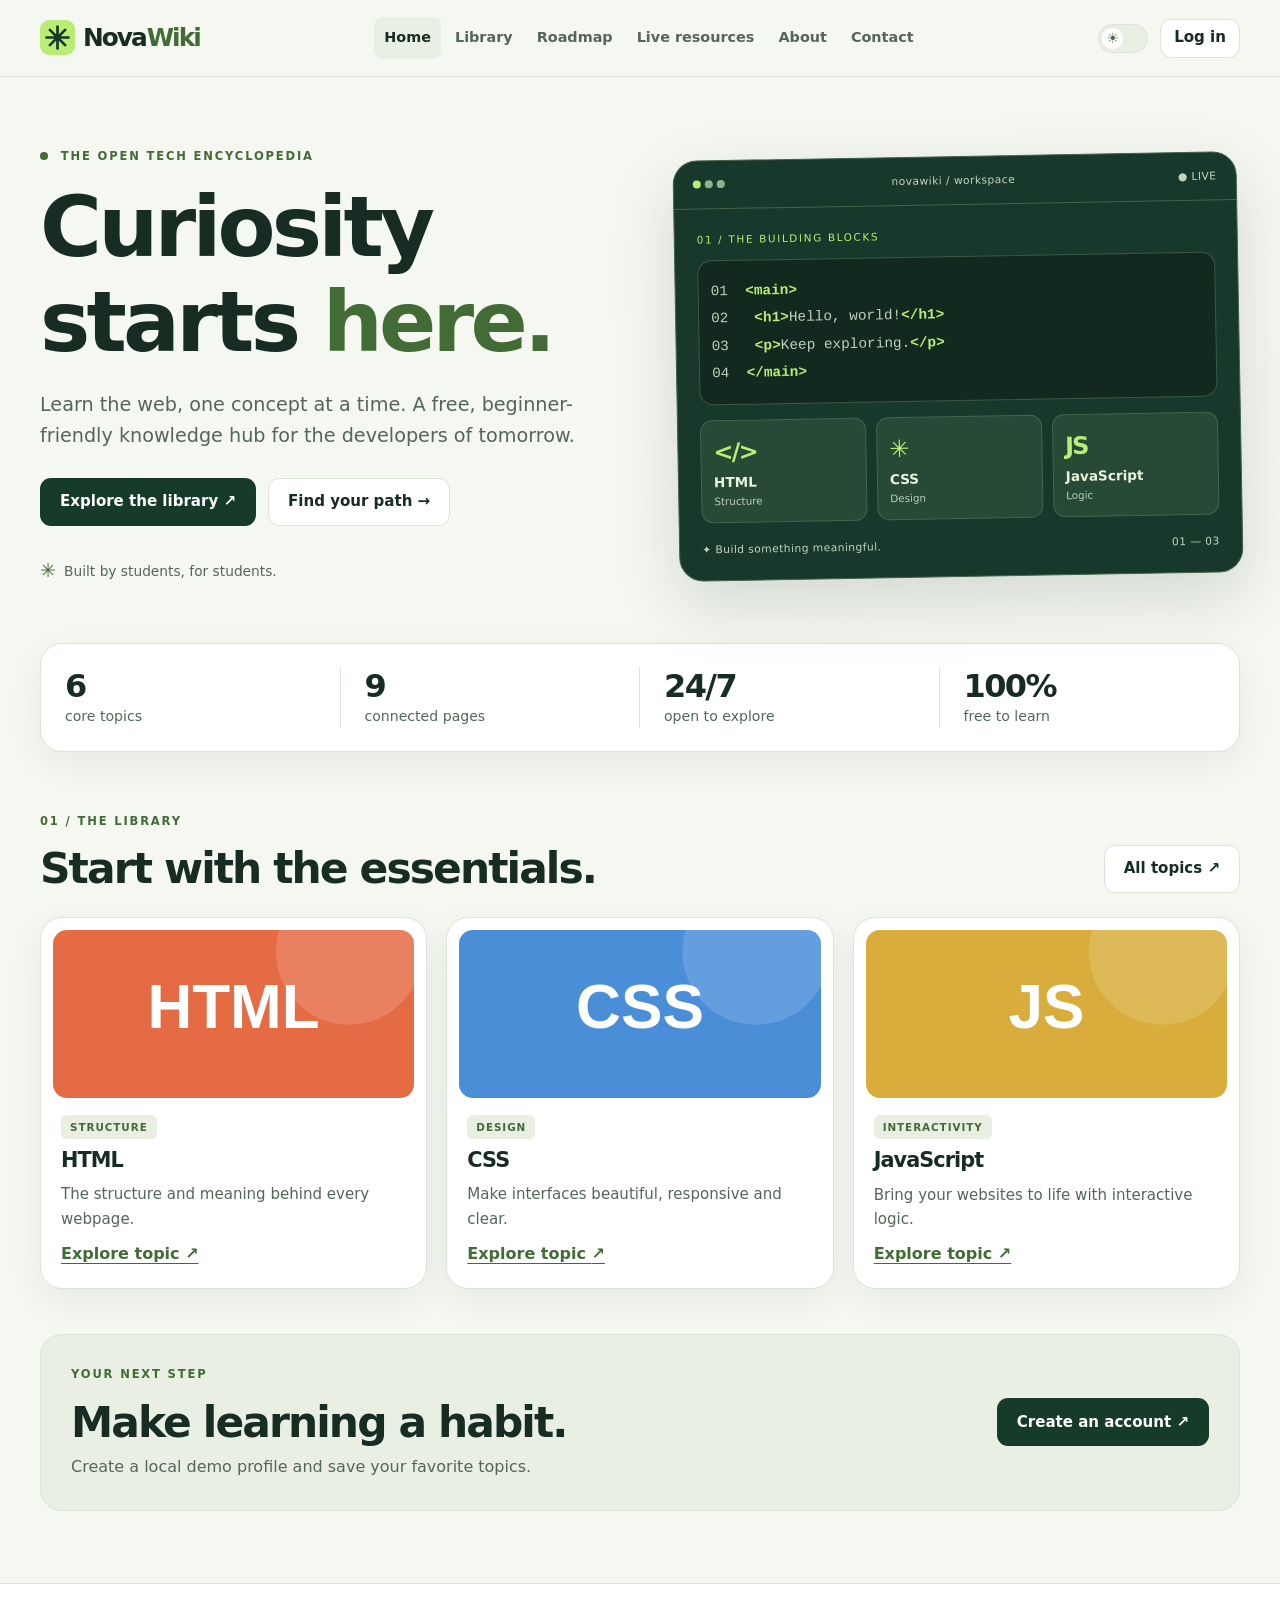
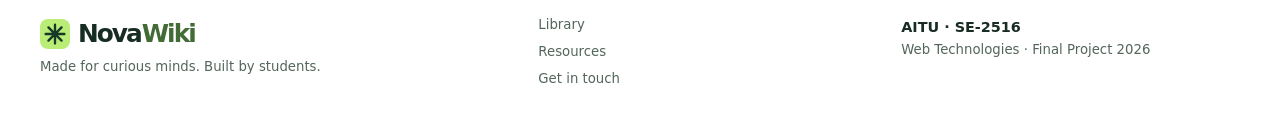
<file: index.html>
<!doctype html>
<html lang="en"><head><meta charset="utf-8"><meta name="viewport" content="width=device-width, initial-scale=1"><meta name="description" content="NovaWiki — a student-built web development learning hub."><title>Home | NovaWiki</title><link rel="icon" href="images/logo.svg" type="image/svg+xml"><script src="js/theme.js"></script><link rel="stylesheet" href="css/style.css"><script defer src="js/jquery.min.js"></script><script defer src="js/script.js"></script></head>
<body data-page="index"><div id="scrollProgress" aria-hidden="true"></div><a class="skip" href="#main">Skip to content</a><header class="site-header"><div class="shell header-inner"><a class="brand" href="index.html"><img src="images/logo.svg" alt="" width="35" height="35">Nova<span>Wiki</span></a><button id="menuToggle" class="icon-button menu-toggle" aria-expanded="false" aria-controls="navigation" type="button">☰ <span class="sr-only">Menu</span></button><nav id="navigation" aria-label="Main navigation"><a href="index.html" aria-current="page">Home</a><a href="articles.html">Library</a><a href="roadmap.html">Roadmap</a><a href="resources.html">Live resources</a><a href="about.html">About</a><a href="contact.html">Contact</a></nav><div class="header-actions"><button id="themeToggle" class="theme-toggle" type="button" role="switch" aria-checked="false" aria-label="Dark mode"><span class="theme-knob">☀</span></button><a id="accountLink" class="button small outline" href="login.html">Log in</a></div></div></header><main id="main" class="shell main-content"><section class="hero"><div class="hero-copy"><p class="eyebrow"><span class="dot"></span> THE OPEN TECH ENCYCLOPEDIA</p><h1>Curiosity starts <em>here.</em></h1><p class="lead">Learn the web, one concept at a time. A free, beginner-friendly knowledge hub for the developers of tomorrow.</p><div class="button-row"><a class="button primary" href="articles.html">Explore the library ↗</a><a class="button outline" href="roadmap.html">Find your path →</a></div><div class="hero-note"><span class="mini-mark">✳</span> Built by students, for students.</div></div><div class="hero-visual"><div class="visual-top"><span><i></i><i></i><i></i></span><span>novawiki / workspace</span><span>● LIVE</span></div><div class="visual-body"><div class="visual-label">01 / THE BUILDING BLOCKS</div><div class="code-window"><span class="code-line">01&nbsp; <b>&lt;main&gt;</b></span><span class="code-line">02&nbsp;&nbsp; <b>&lt;h1&gt;</b>Hello, world!<b>&lt;/h1&gt;</b></span><span class="code-line">03&nbsp;&nbsp; <b>&lt;p&gt;</b>Keep exploring.<b>&lt;/p&gt;</b></span><span class="code-line">04&nbsp; <b>&lt;/main&gt;</b></span></div><div class="visual-grid"><div><strong>&lt;/&gt;</strong><span>HTML</span><small>Structure</small></div><div><strong>✳</strong><span>CSS</span><small>Design</small></div><div><strong>JS</strong><span>JavaScript</span><small>Logic</small></div></div><div class="visual-bottom"><span>✦ Build something meaningful.</span><span>01 — 03</span></div></div></div></section><section class="stats" aria-label="Library statistics"><div><strong class="counter" data-target="6">6</strong><span>core topics</span></div><div><strong class="counter" data-target="9">9</strong><span>connected pages</span></div><div><strong>24/7</strong><span>open to explore</span></div><div><strong>100%</strong><span>free to learn</span></div></section><section class="section"><div class="section-heading"><div><p class="eyebrow">01 / THE LIBRARY</p><h2>Start with the essentials.</h2></div><a class="button outline" href="articles.html">All topics ↗</a></div><div class="card-grid"><article class="topic-card"><img src="images/html.svg" alt="" loading="lazy" width="640" height="360"><div class="topic-content"><span class="tag">STRUCTURE</span><h3>HTML</h3><p>The structure and meaning behind every webpage.</p><a class="text-link" href="articles.html?category=html">Explore topic <span>↗</span></a></div></article><article class="topic-card"><img src="images/css.svg" alt="" loading="lazy" width="640" height="360"><div class="topic-content"><span class="tag">DESIGN</span><h3>CSS</h3><p>Make interfaces beautiful, responsive and clear.</p><a class="text-link" href="articles.html?category=css">Explore topic <span>↗</span></a></div></article><article class="topic-card"><img src="images/javascript.svg" alt="" loading="lazy" width="640" height="360"><div class="topic-content"><span class="tag">INTERACTIVITY</span><h3>JavaScript</h3><p>Bring your websites to life with interactive logic.</p><a class="text-link" href="articles.html?category=javascript">Explore topic <span>↗</span></a></div></article></div></section><section class="cta"><div><p class="eyebrow">YOUR NEXT STEP</p><h2>Make learning a habit.</h2><p>Create a local demo profile and save your favorite topics.</p></div><a class="button primary" href="signup.html">Create an account ↗</a></section></main><footer class="site-footer"><div class="shell footer-inner"><div><a class="brand" href="index.html"><img src="images/logo.svg" alt="" width="30" height="30">Nova<span>Wiki</span></a><p>Made for curious minds. Built by students.</p></div><div><a href="articles.html">Library</a><a href="resources.html">Resources</a><a href="contact.html">Get in touch</a></div><div><strong>AITU · SE-2516</strong><p>Web Technologies · Final Project 2026</p></div></div></footer><div id="toast" role="status" aria-live="polite"></div></body></html>
</file>
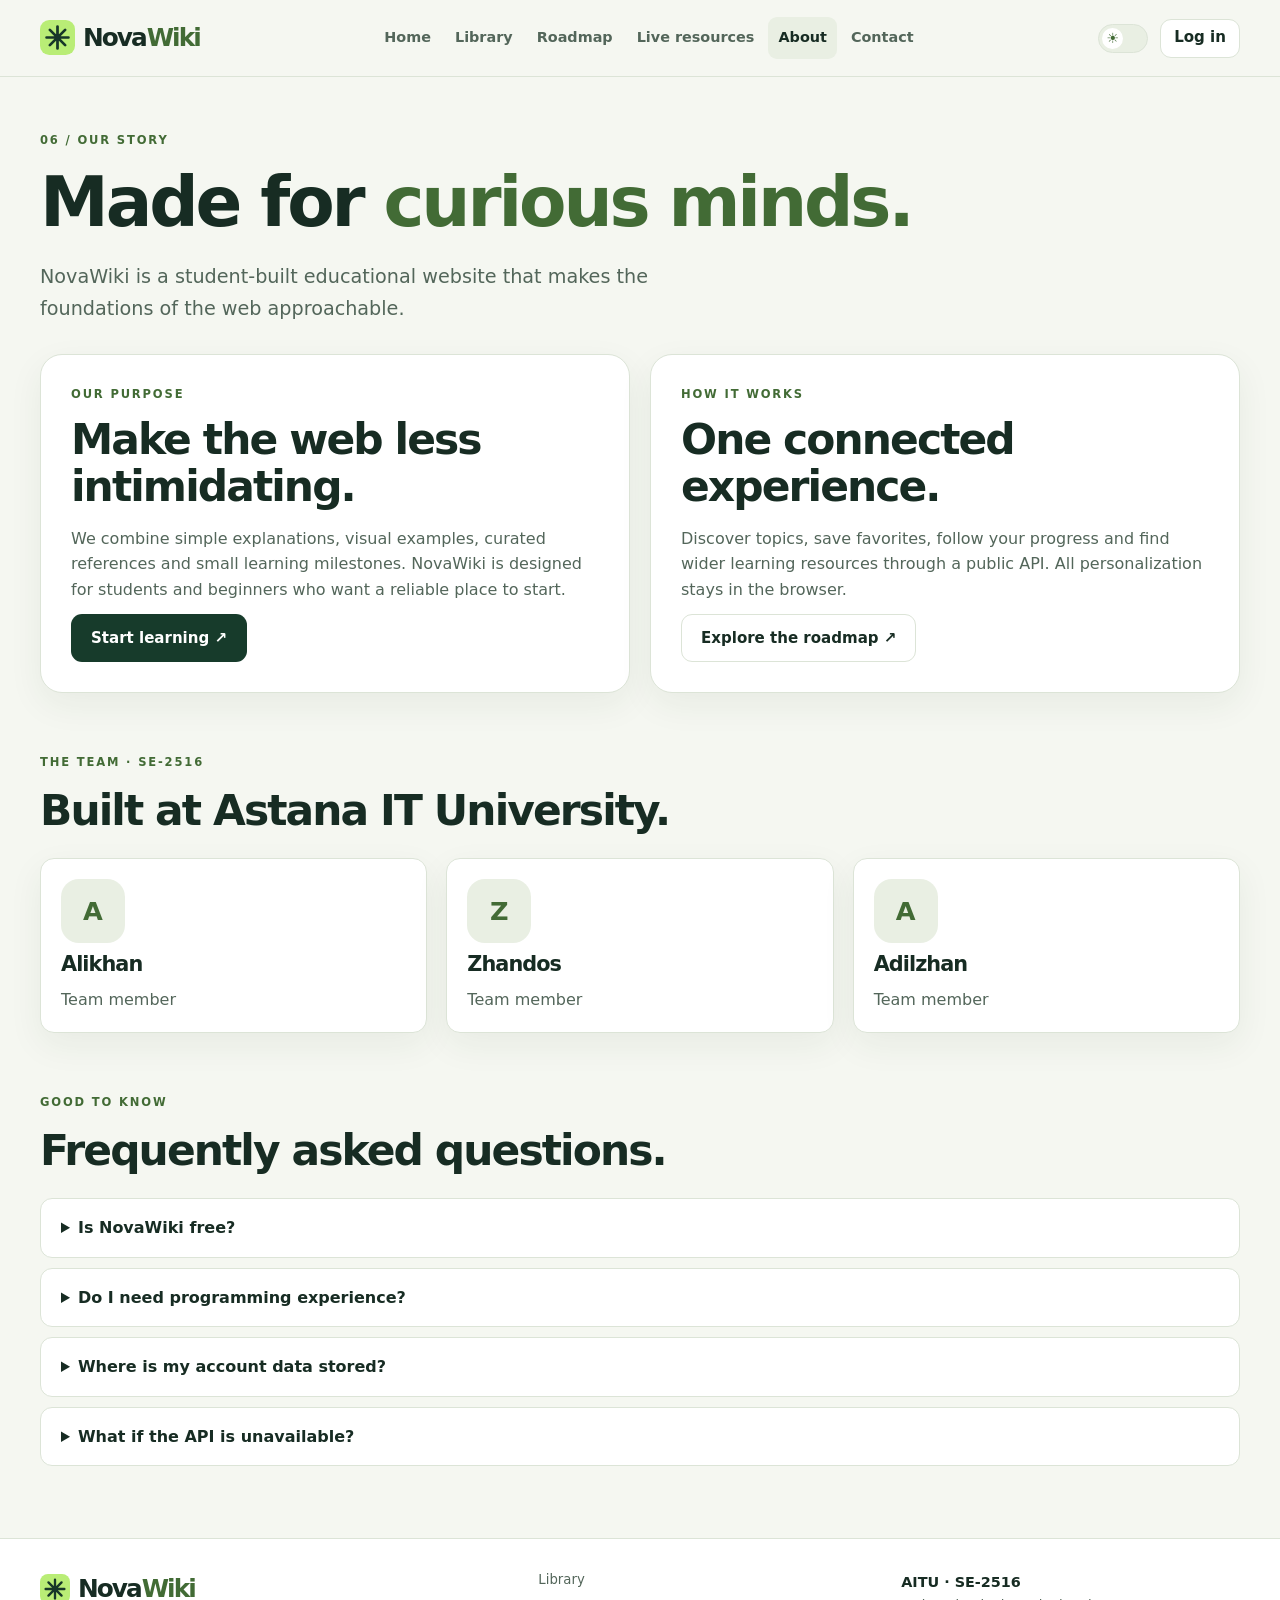
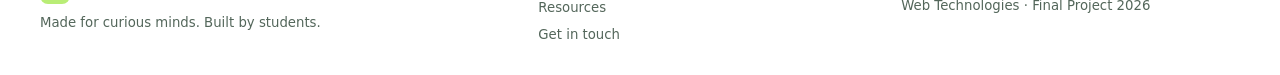
<file: about.html>
<!doctype html>
<html lang="en"><head><meta charset="utf-8"><meta name="viewport" content="width=device-width, initial-scale=1"><meta name="description" content="NovaWiki — a student-built web development learning hub."><title>About | NovaWiki</title><link rel="icon" href="images/logo.svg" type="image/svg+xml"><script src="js/theme.js"></script><link rel="stylesheet" href="css/style.css"><script defer src="js/jquery.min.js"></script><script defer src="js/script.js"></script></head>
<body data-page="about"><div id="scrollProgress" aria-hidden="true"></div><a class="skip" href="#main">Skip to content</a><header class="site-header"><div class="shell header-inner"><a class="brand" href="index.html"><img src="images/logo.svg" alt="" width="35" height="35">Nova<span>Wiki</span></a><button id="menuToggle" class="icon-button menu-toggle" aria-expanded="false" aria-controls="navigation" type="button">☰ <span class="sr-only">Menu</span></button><nav id="navigation" aria-label="Main navigation"><a href="index.html">Home</a><a href="articles.html">Library</a><a href="roadmap.html">Roadmap</a><a href="resources.html">Live resources</a><a href="about.html" aria-current="page">About</a><a href="contact.html">Contact</a></nav><div class="header-actions"><button id="themeToggle" class="theme-toggle" type="button" role="switch" aria-checked="false" aria-label="Dark mode"><span class="theme-knob">☀</span></button><a id="accountLink" class="button small outline" href="login.html">Log in</a></div></div></header><main id="main" class="shell main-content"><section class="page-intro"><p class="eyebrow">06 / OUR STORY</p><h1>Made for <em>curious minds.</em></h1><p class="lead">NovaWiki is a student-built educational website that makes the foundations of the web approachable.</p></section><section class="two-col"><div class="panel"><p class="eyebrow">OUR PURPOSE</p><h2>Make the web less intimidating.</h2><p>We combine simple explanations, visual examples, curated references and small learning milestones. NovaWiki is designed for students and beginners who want a reliable place to start.</p><a class="button primary" href="articles.html">Start learning ↗</a></div><div class="panel"><p class="eyebrow">HOW IT WORKS</p><h2>One connected experience.</h2><p>Discover topics, save favorites, follow your progress and find wider learning resources through a public API. All personalization stays in the browser.</p><a class="button outline" href="roadmap.html">Explore the roadmap ↗</a></div></section><section class="section"><p class="eyebrow">THE TEAM · SE-2516</p><h2>Built at Astana IT University.</h2><div class="card-grid"><div class="team-card"><span class="avatar">A</span><h3>Alikhan</h3><p>Team member</p></div><div class="team-card"><span class="avatar">Z</span><h3>Zhandos</h3><p>Team member</p></div><div class="team-card"><span class="avatar">A</span><h3>Adilzhan</h3><p>Team member</p></div></div></section><section class="section"><p class="eyebrow">GOOD TO KNOW</p><h2>Frequently asked questions.</h2><div class="faq-list"><details><summary>Is NovaWiki free?</summary><p>Yes. Learning materials and demo accounts are free.</p></details><details><summary>Do I need programming experience?</summary><p>No. The roadmap starts from the fundamentals.</p></details><details><summary>Where is my account data stored?</summary><p>Only in your current browser using localStorage. No backend or real authentication service is connected.</p></details><details><summary>What if the API is unavailable?</summary><p>The Live resources page shows a clear error and offers curated reference links.</p></details></div></section></main><footer class="site-footer"><div class="shell footer-inner"><div><a class="brand" href="index.html"><img src="images/logo.svg" alt="" width="30" height="30">Nova<span>Wiki</span></a><p>Made for curious minds. Built by students.</p></div><div><a href="articles.html">Library</a><a href="resources.html">Resources</a><a href="contact.html">Get in touch</a></div><div><strong>AITU · SE-2516</strong><p>Web Technologies · Final Project 2026</p></div></div></footer><div id="toast" role="status" aria-live="polite"></div></body></html>
</file>
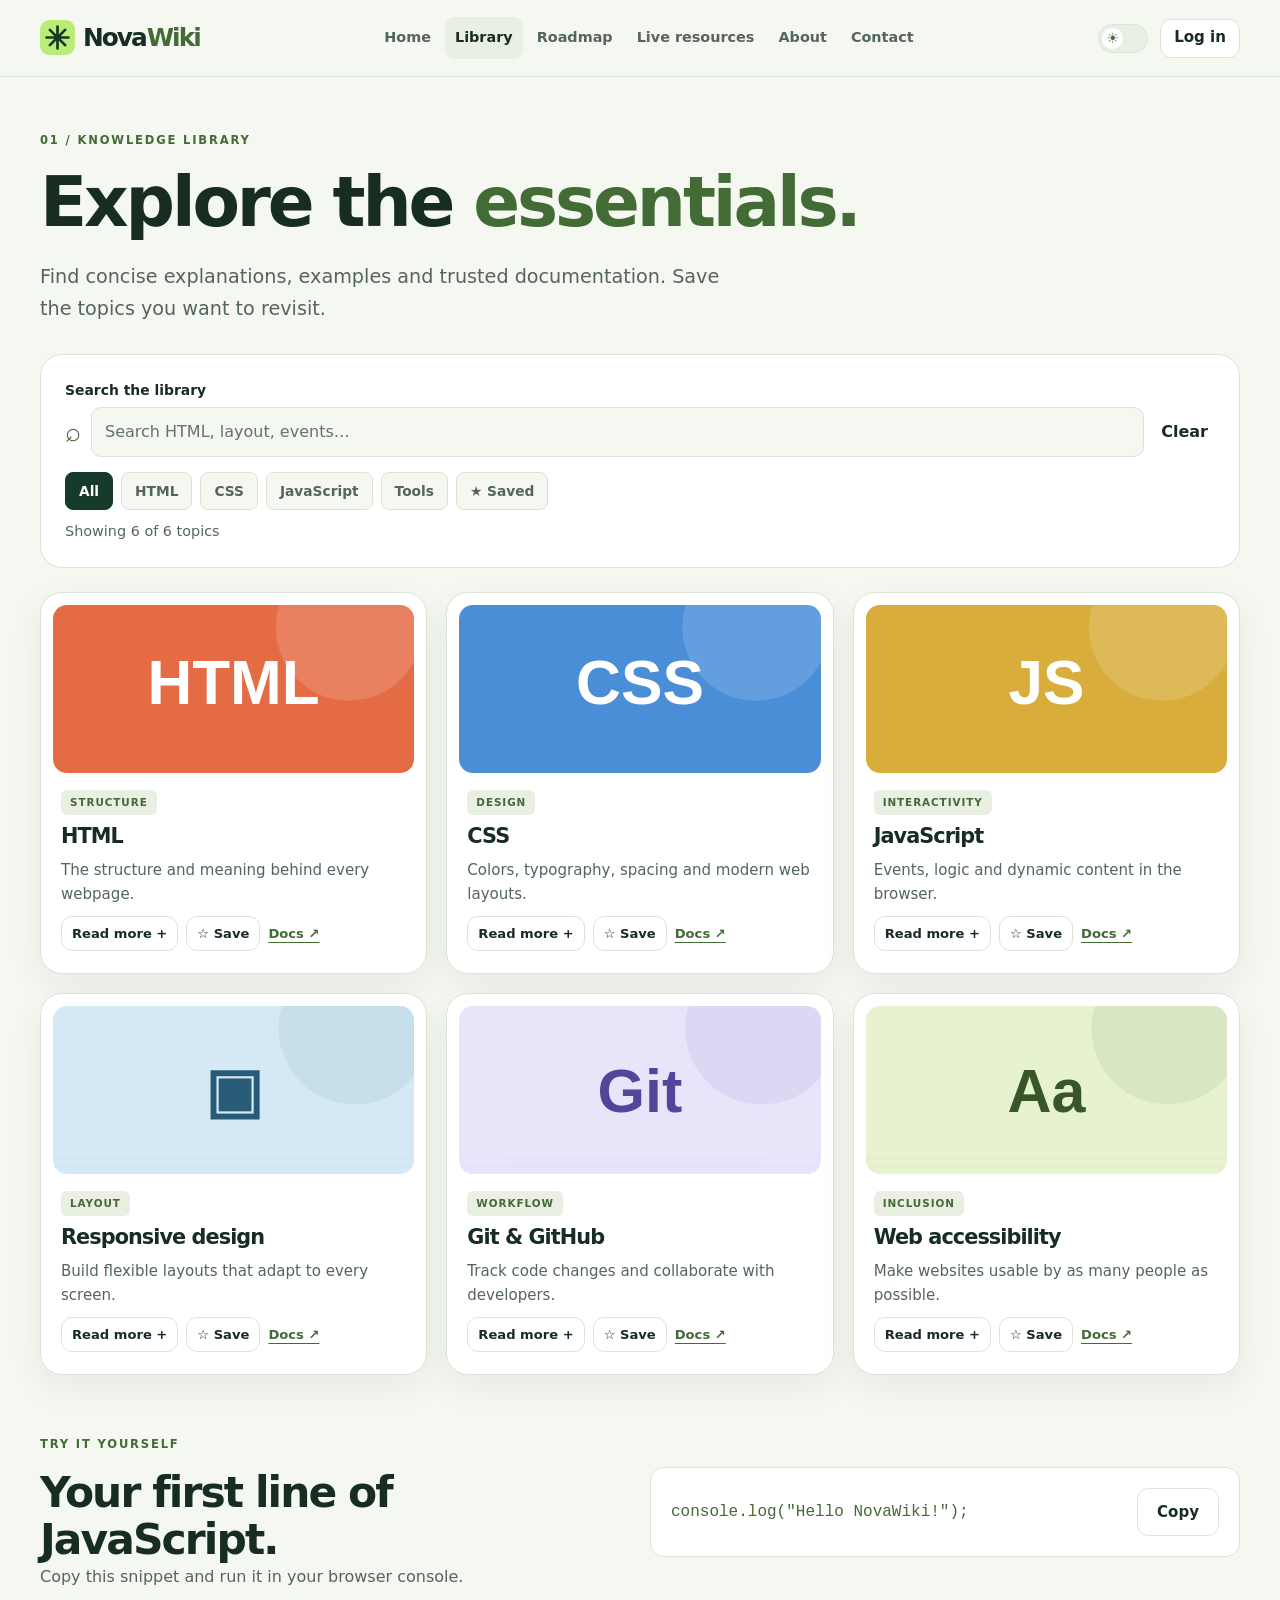
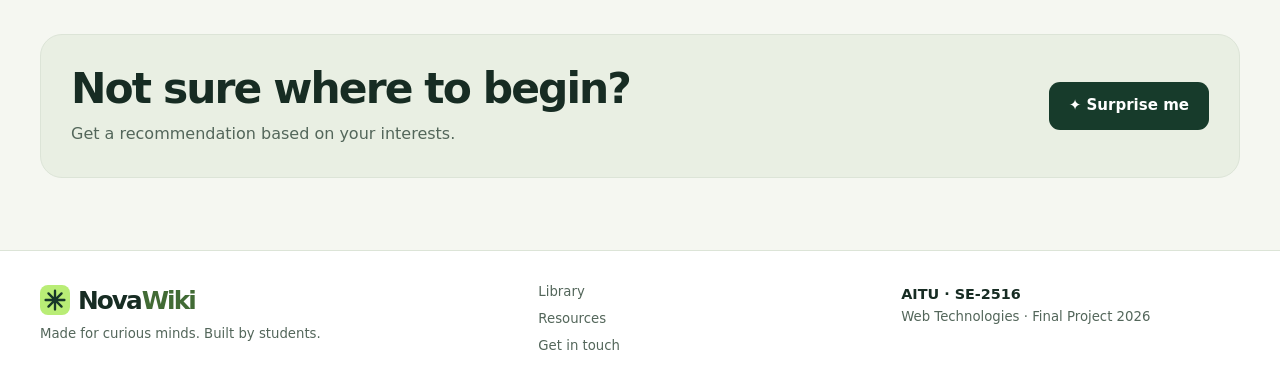
<file: articles.html>
<!doctype html>
<html lang="en"><head><meta charset="utf-8"><meta name="viewport" content="width=device-width, initial-scale=1"><meta name="description" content="NovaWiki — a student-built web development learning hub."><title>Library | NovaWiki</title><link rel="icon" href="images/logo.svg" type="image/svg+xml"><script src="js/theme.js"></script><link rel="stylesheet" href="css/style.css"><script defer src="js/jquery.min.js"></script><script defer src="js/script.js"></script></head>
<body data-page="articles"><div id="scrollProgress" aria-hidden="true"></div><a class="skip" href="#main">Skip to content</a><header class="site-header"><div class="shell header-inner"><a class="brand" href="index.html"><img src="images/logo.svg" alt="" width="35" height="35">Nova<span>Wiki</span></a><button id="menuToggle" class="icon-button menu-toggle" aria-expanded="false" aria-controls="navigation" type="button">☰ <span class="sr-only">Menu</span></button><nav id="navigation" aria-label="Main navigation"><a href="index.html">Home</a><a href="articles.html" aria-current="page">Library</a><a href="roadmap.html">Roadmap</a><a href="resources.html">Live resources</a><a href="about.html">About</a><a href="contact.html">Contact</a></nav><div class="header-actions"><button id="themeToggle" class="theme-toggle" type="button" role="switch" aria-checked="false" aria-label="Dark mode"><span class="theme-knob">☀</span></button><a id="accountLink" class="button small outline" href="login.html">Log in</a></div></div></header><main id="main" class="shell main-content"><section class="page-intro"><p class="eyebrow">01 / KNOWLEDGE LIBRARY</p><h1>Explore the <em>essentials.</em></h1><p class="lead">Find concise explanations, examples and trusted documentation. Save the topics you want to revisit.</p></section><section class="library-panel"><label for="wikiSearch">Search the library</label><div class="search-wrap"><span aria-hidden="true">⌕</span><input id="wikiSearch" type="search" placeholder="Search HTML, layout, events…" autocomplete="off" aria-controls="searchSuggestions"><button class="plain" type="button" id="clearSearch">Clear</button><div id="searchSuggestions" class="suggestions" hidden></div></div><div class="filter-row" aria-label="Filter topics"><button class="filter active" data-category="all" type="button">All</button><button class="filter" data-category="html" type="button">HTML</button><button class="filter" data-category="css" type="button">CSS</button><button class="filter" data-category="javascript" type="button">JavaScript</button><button class="filter" data-category="tools" type="button">Tools</button><button class="filter" data-category="saved" type="button">★ Saved</button></div><p id="articleCount" class="muted" role="status"></p></section><div id="articleCards" class="card-grid"></div><section class="section snippet-panel"><div><p class="eyebrow">TRY IT YOURSELF</p><h2>Your first line of JavaScript.</h2><p>Copy this snippet and run it in your browser console.</p></div><div class="snippet"><code>console.log("Hello NovaWiki!");</code><button class="button outline copy-code" type="button">Copy</button></div></section><section class="cta"><div><h2>Not sure where to begin?</h2><p>Get a recommendation based on your interests.</p></div><button id="surpriseButton" class="button primary" type="button">✦ Surprise me</button></section></main><footer class="site-footer"><div class="shell footer-inner"><div><a class="brand" href="index.html"><img src="images/logo.svg" alt="" width="30" height="30">Nova<span>Wiki</span></a><p>Made for curious minds. Built by students.</p></div><div><a href="articles.html">Library</a><a href="resources.html">Resources</a><a href="contact.html">Get in touch</a></div><div><strong>AITU · SE-2516</strong><p>Web Technologies · Final Project 2026</p></div></div></footer><div id="toast" role="status" aria-live="polite"></div></body></html>
</file>
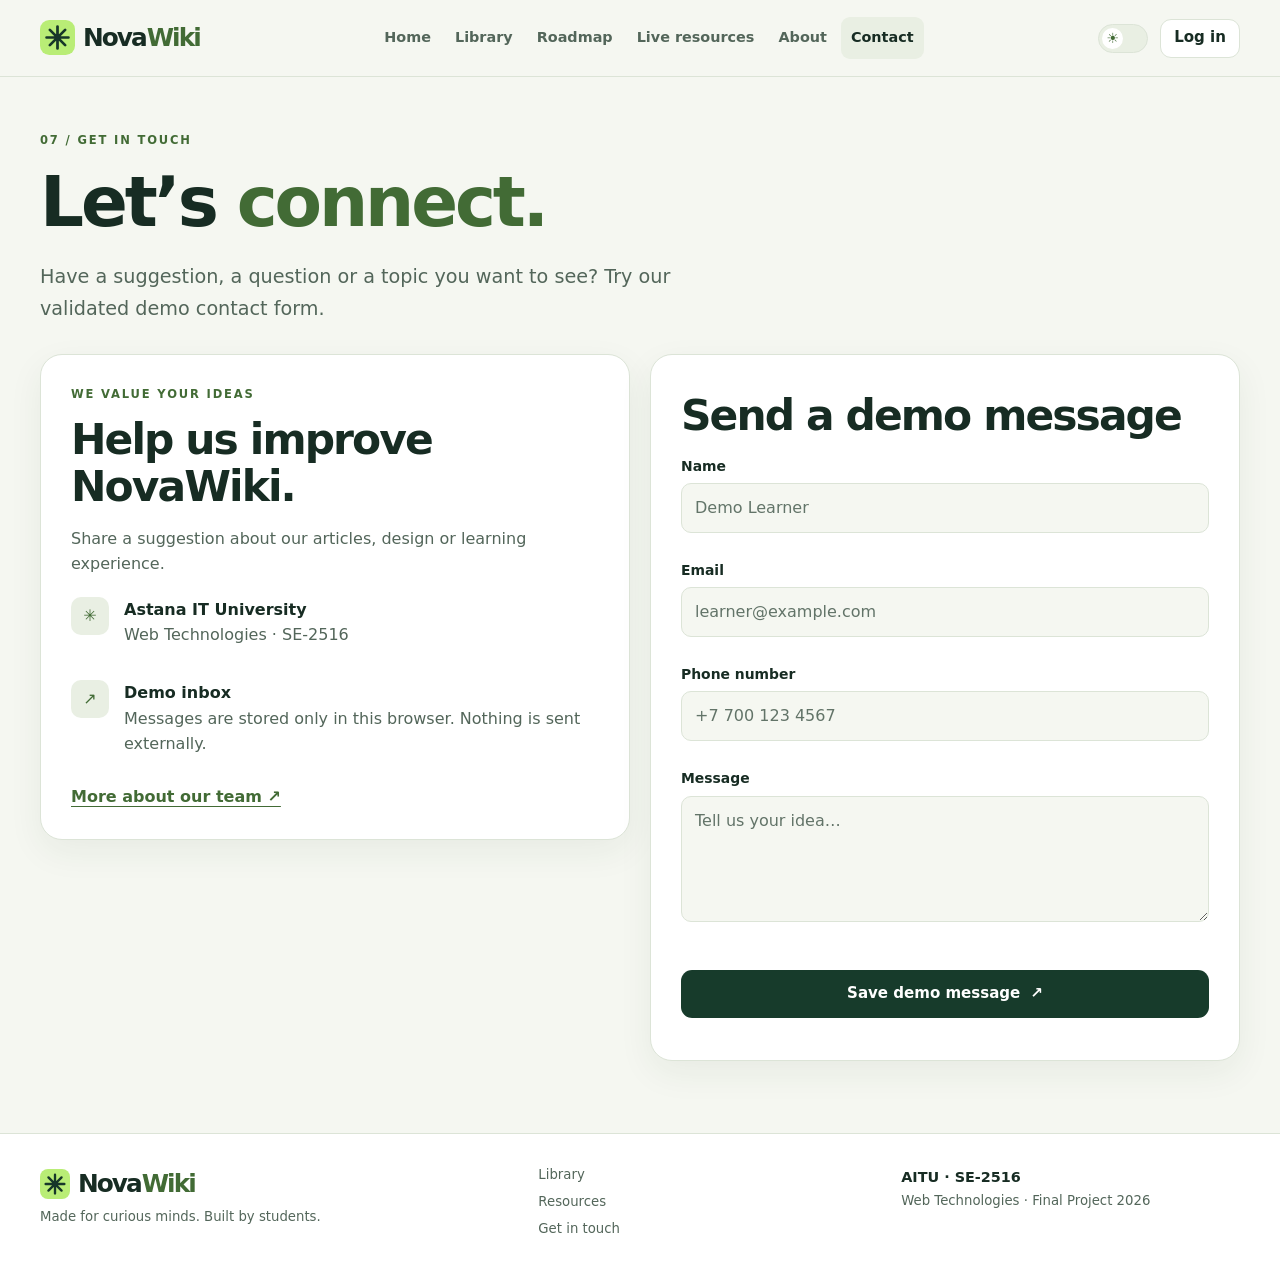
<file: contact.html>
<!doctype html>
<html lang="en"><head><meta charset="utf-8"><meta name="viewport" content="width=device-width, initial-scale=1"><meta name="description" content="NovaWiki — a student-built web development learning hub."><title>Contact | NovaWiki</title><link rel="icon" href="images/logo.svg" type="image/svg+xml"><script src="js/theme.js"></script><link rel="stylesheet" href="css/style.css"><script defer src="js/jquery.min.js"></script><script defer src="js/script.js"></script></head>
<body data-page="contact"><div id="scrollProgress" aria-hidden="true"></div><a class="skip" href="#main">Skip to content</a><header class="site-header"><div class="shell header-inner"><a class="brand" href="index.html"><img src="images/logo.svg" alt="" width="35" height="35">Nova<span>Wiki</span></a><button id="menuToggle" class="icon-button menu-toggle" aria-expanded="false" aria-controls="navigation" type="button">☰ <span class="sr-only">Menu</span></button><nav id="navigation" aria-label="Main navigation"><a href="index.html">Home</a><a href="articles.html">Library</a><a href="roadmap.html">Roadmap</a><a href="resources.html">Live resources</a><a href="about.html">About</a><a href="contact.html" aria-current="page">Contact</a></nav><div class="header-actions"><button id="themeToggle" class="theme-toggle" type="button" role="switch" aria-checked="false" aria-label="Dark mode"><span class="theme-knob">☀</span></button><a id="accountLink" class="button small outline" href="login.html">Log in</a></div></div></header><main id="main" class="shell main-content"><section class="page-intro"><p class="eyebrow">07 / GET IN TOUCH</p><h1>Let’s <em>connect.</em></h1><p class="lead">Have a suggestion, a question or a topic you want to see? Try our validated demo contact form.</p></section><section class="two-col"><div class="panel contact-info"><p class="eyebrow">WE VALUE YOUR IDEAS</p><h2>Help us improve NovaWiki.</h2><p>Share a suggestion about our articles, design or learning experience.</p><div class="contact-point"><span>✳</span><div><strong>Astana IT University</strong><p>Web Technologies · SE-2516</p></div></div><div class="contact-point"><span>↗</span><div><strong>Demo inbox</strong><p>Messages are stored only in this browser. Nothing is sent externally.</p></div></div><a class="text-link" href="about.html">More about our team ↗</a></div><div class="panel"><h2>Send a demo message</h2><form id="contactForm" novalidate><div class="field"><label for="name">Name</label><input id="name" name="name" type="text" autocomplete="name" placeholder="Demo Learner" aria-describedby="nameError"><small class="error" id="nameError" aria-live="polite"></small></div><div class="field"><label for="email">Email</label><input id="email" name="email" type="text" autocomplete="email" placeholder="learner@example.com" aria-describedby="emailError"><small class="error" id="emailError" aria-live="polite"></small></div><div class="field"><label for="phone">Phone number</label><input id="phone" name="phone" type="tel" autocomplete="tel" placeholder="+7 700 123 4567" aria-describedby="phoneError"><small class="error" id="phoneError" aria-live="polite"></small></div><div class="field"><label for="message">Message</label><textarea id="message" name="message" rows="4" placeholder="Tell us your idea…" aria-describedby="messageError"></textarea><small class="error" id="messageError" aria-live="polite"></small></div><button class="button primary wide" type="submit">Save demo message <span aria-hidden="true">↗</span></button><p class="form-status" role="status"></p></form></div></section></main><footer class="site-footer"><div class="shell footer-inner"><div><a class="brand" href="index.html"><img src="images/logo.svg" alt="" width="30" height="30">Nova<span>Wiki</span></a><p>Made for curious minds. Built by students.</p></div><div><a href="articles.html">Library</a><a href="resources.html">Resources</a><a href="contact.html">Get in touch</a></div><div><strong>AITU · SE-2516</strong><p>Web Technologies · Final Project 2026</p></div></div></footer><div id="toast" role="status" aria-live="polite"></div></body></html>
</file>
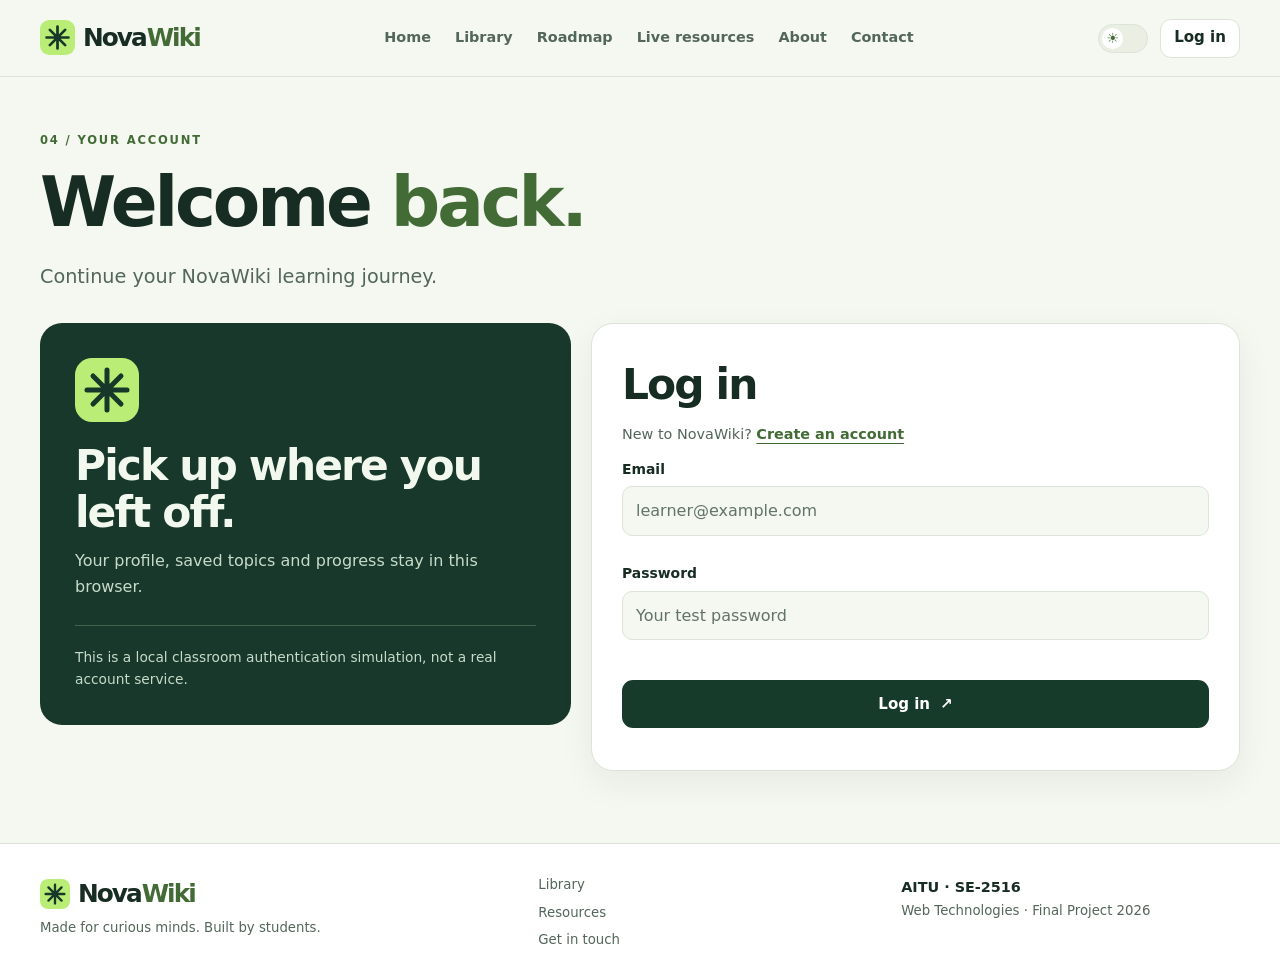
<file: login.html>
<!doctype html>
<html lang="en"><head><meta charset="utf-8"><meta name="viewport" content="width=device-width, initial-scale=1"><meta name="description" content="NovaWiki — a student-built web development learning hub."><title>Log in | NovaWiki</title><link rel="icon" href="images/logo.svg" type="image/svg+xml"><script src="js/theme.js"></script><link rel="stylesheet" href="css/style.css"><script defer src="js/jquery.min.js"></script><script defer src="js/script.js"></script></head>
<body data-page="login"><div id="scrollProgress" aria-hidden="true"></div><a class="skip" href="#main">Skip to content</a><header class="site-header"><div class="shell header-inner"><a class="brand" href="index.html"><img src="images/logo.svg" alt="" width="35" height="35">Nova<span>Wiki</span></a><button id="menuToggle" class="icon-button menu-toggle" aria-expanded="false" aria-controls="navigation" type="button">☰ <span class="sr-only">Menu</span></button><nav id="navigation" aria-label="Main navigation"><a href="index.html">Home</a><a href="articles.html">Library</a><a href="roadmap.html">Roadmap</a><a href="resources.html">Live resources</a><a href="about.html">About</a><a href="contact.html">Contact</a></nav><div class="header-actions"><button id="themeToggle" class="theme-toggle" type="button" role="switch" aria-checked="false" aria-label="Dark mode"><span class="theme-knob">☀</span></button><a id="accountLink" class="button small outline" href="login.html">Log in</a></div></div></header><main id="main" class="shell main-content"><section class="page-intro"><p class="eyebrow">04 / YOUR ACCOUNT</p><h1>Welcome <em>back.</em></h1><p class="lead">Continue your NovaWiki learning journey.</p></section><section class="auth-layout"><div class="auth-aside"><img src="images/logo.svg" alt="" width="64" height="64"><h2>Pick up where you left off.</h2><p>Your profile, saved topics and progress stay in this browser.</p><p class="demo-note">This is a local classroom authentication simulation, not a real account service.</p></div><div class="panel auth-panel"><h2>Log in</h2><p class="muted">New to NovaWiki? <a href="signup.html" class="text-link">Create an account</a></p><form id="loginForm" novalidate><div class="field"><label for="email">Email</label><input id="email" name="email" type="text" autocomplete="email" placeholder="learner@example.com" aria-describedby="emailError"><small class="error" id="emailError" aria-live="polite"></small></div><div class="field"><label for="password">Password</label><input id="password" name="password" type="password" autocomplete="current-password" placeholder="Your test password" aria-describedby="passwordError"><small class="error" id="passwordError" aria-live="polite"></small></div><button class="button primary wide" type="submit">Log in <span aria-hidden="true">↗</span></button><p class="form-status" role="status"></p></form></div></section></main><footer class="site-footer"><div class="shell footer-inner"><div><a class="brand" href="index.html"><img src="images/logo.svg" alt="" width="30" height="30">Nova<span>Wiki</span></a><p>Made for curious minds. Built by students.</p></div><div><a href="articles.html">Library</a><a href="resources.html">Resources</a><a href="contact.html">Get in touch</a></div><div><strong>AITU · SE-2516</strong><p>Web Technologies · Final Project 2026</p></div></div></footer><div id="toast" role="status" aria-live="polite"></div></body></html>
</file>
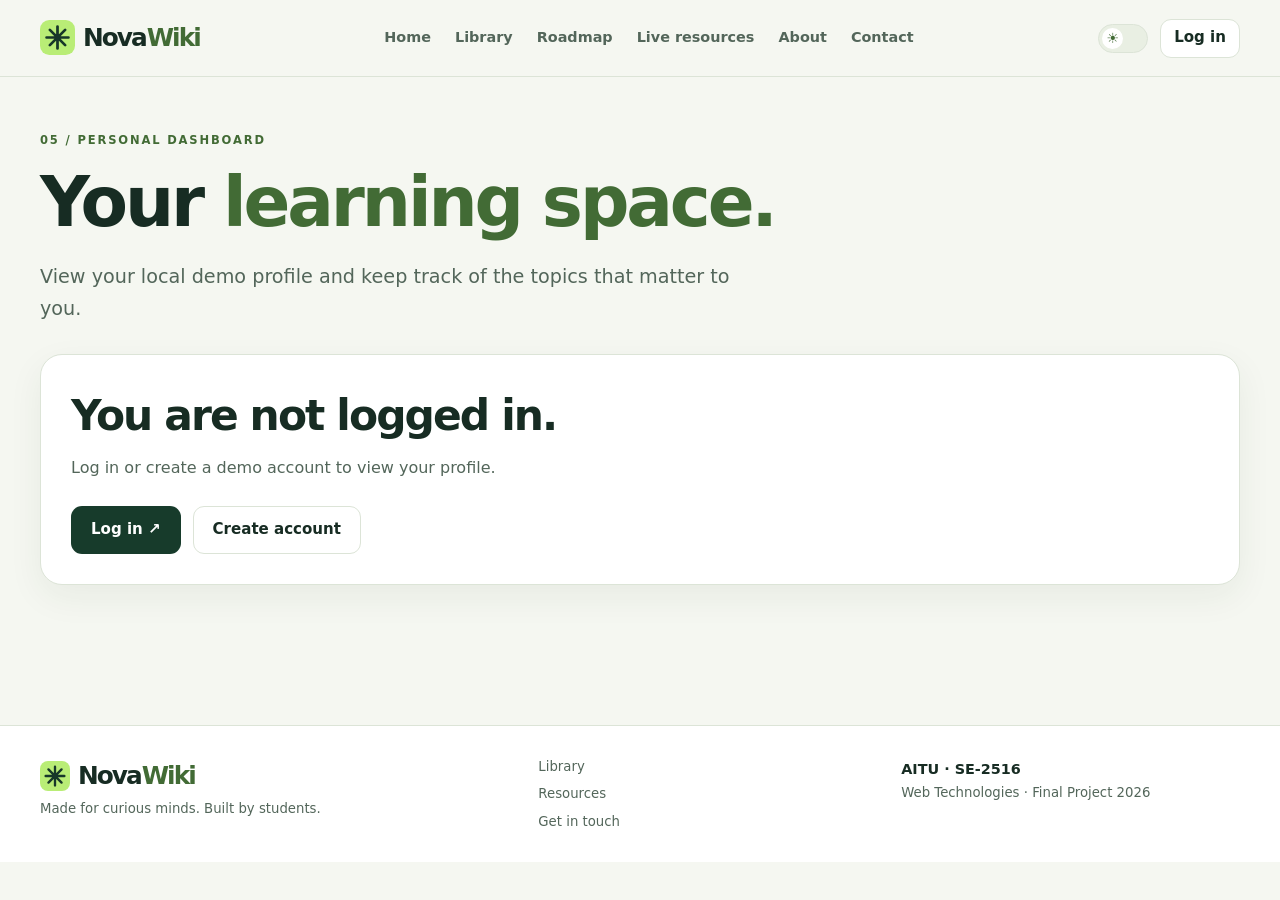
<file: profile.html>
<!doctype html>
<html lang="en"><head><meta charset="utf-8"><meta name="viewport" content="width=device-width, initial-scale=1"><meta name="description" content="NovaWiki — a student-built web development learning hub."><title>Profile | NovaWiki</title><link rel="icon" href="images/logo.svg" type="image/svg+xml"><script src="js/theme.js"></script><link rel="stylesheet" href="css/style.css"><script defer src="js/jquery.min.js"></script><script defer src="js/script.js"></script></head>
<body data-page="profile"><div id="scrollProgress" aria-hidden="true"></div><a class="skip" href="#main">Skip to content</a><header class="site-header"><div class="shell header-inner"><a class="brand" href="index.html"><img src="images/logo.svg" alt="" width="35" height="35">Nova<span>Wiki</span></a><button id="menuToggle" class="icon-button menu-toggle" aria-expanded="false" aria-controls="navigation" type="button">☰ <span class="sr-only">Menu</span></button><nav id="navigation" aria-label="Main navigation"><a href="index.html">Home</a><a href="articles.html">Library</a><a href="roadmap.html">Roadmap</a><a href="resources.html">Live resources</a><a href="about.html">About</a><a href="contact.html">Contact</a></nav><div class="header-actions"><button id="themeToggle" class="theme-toggle" type="button" role="switch" aria-checked="false" aria-label="Dark mode"><span class="theme-knob">☀</span></button><a id="accountLink" class="button small outline" href="login.html">Log in</a></div></div></header><main id="main" class="shell main-content"><section class="page-intro"><p class="eyebrow">05 / PERSONAL DASHBOARD</p><h1>Your <em>learning space.</em></h1><p class="lead">View your local demo profile and keep track of the topics that matter to you.</p></section><section id="profileGuest" class="panel" hidden><h2>You are not logged in.</h2><p>Log in or create a demo account to view your profile.</p><div class="button-row"><a class="button primary" href="login.html">Log in ↗</a><a class="button outline" href="signup.html">Create account</a></div></section><div id="profileContent" hidden><section class="profile-top panel"><div id="avatar" class="avatar"></div><div><p class="eyebrow">LOCAL DEMO ACCOUNT</p><h2 id="profileName"></h2><p id="profileEmail"></p><p id="profilePhone"></p></div><button id="logout" type="button" class="button outline">Log out</button></section><section class="stats profile-stats"><div><strong id="savedCount">0</strong><span>saved topics</span></div><div><strong id="completedCount">0/6</strong><span>lessons completed</span></div><div><strong>Local</strong><span>storage only</span></div></section><section class="section"><div class="section-heading"><h2>Your saved topics.</h2><a class="button outline" href="articles.html">Explore library ↗</a></div><div id="savedTopics" class="card-grid"></div></section><a class="button primary" href="roadmap.html">Continue learning ↗</a></div></main><footer class="site-footer"><div class="shell footer-inner"><div><a class="brand" href="index.html"><img src="images/logo.svg" alt="" width="30" height="30">Nova<span>Wiki</span></a><p>Made for curious minds. Built by students.</p></div><div><a href="articles.html">Library</a><a href="resources.html">Resources</a><a href="contact.html">Get in touch</a></div><div><strong>AITU · SE-2516</strong><p>Web Technologies · Final Project 2026</p></div></div></footer><div id="toast" role="status" aria-live="polite"></div></body></html>
</file>
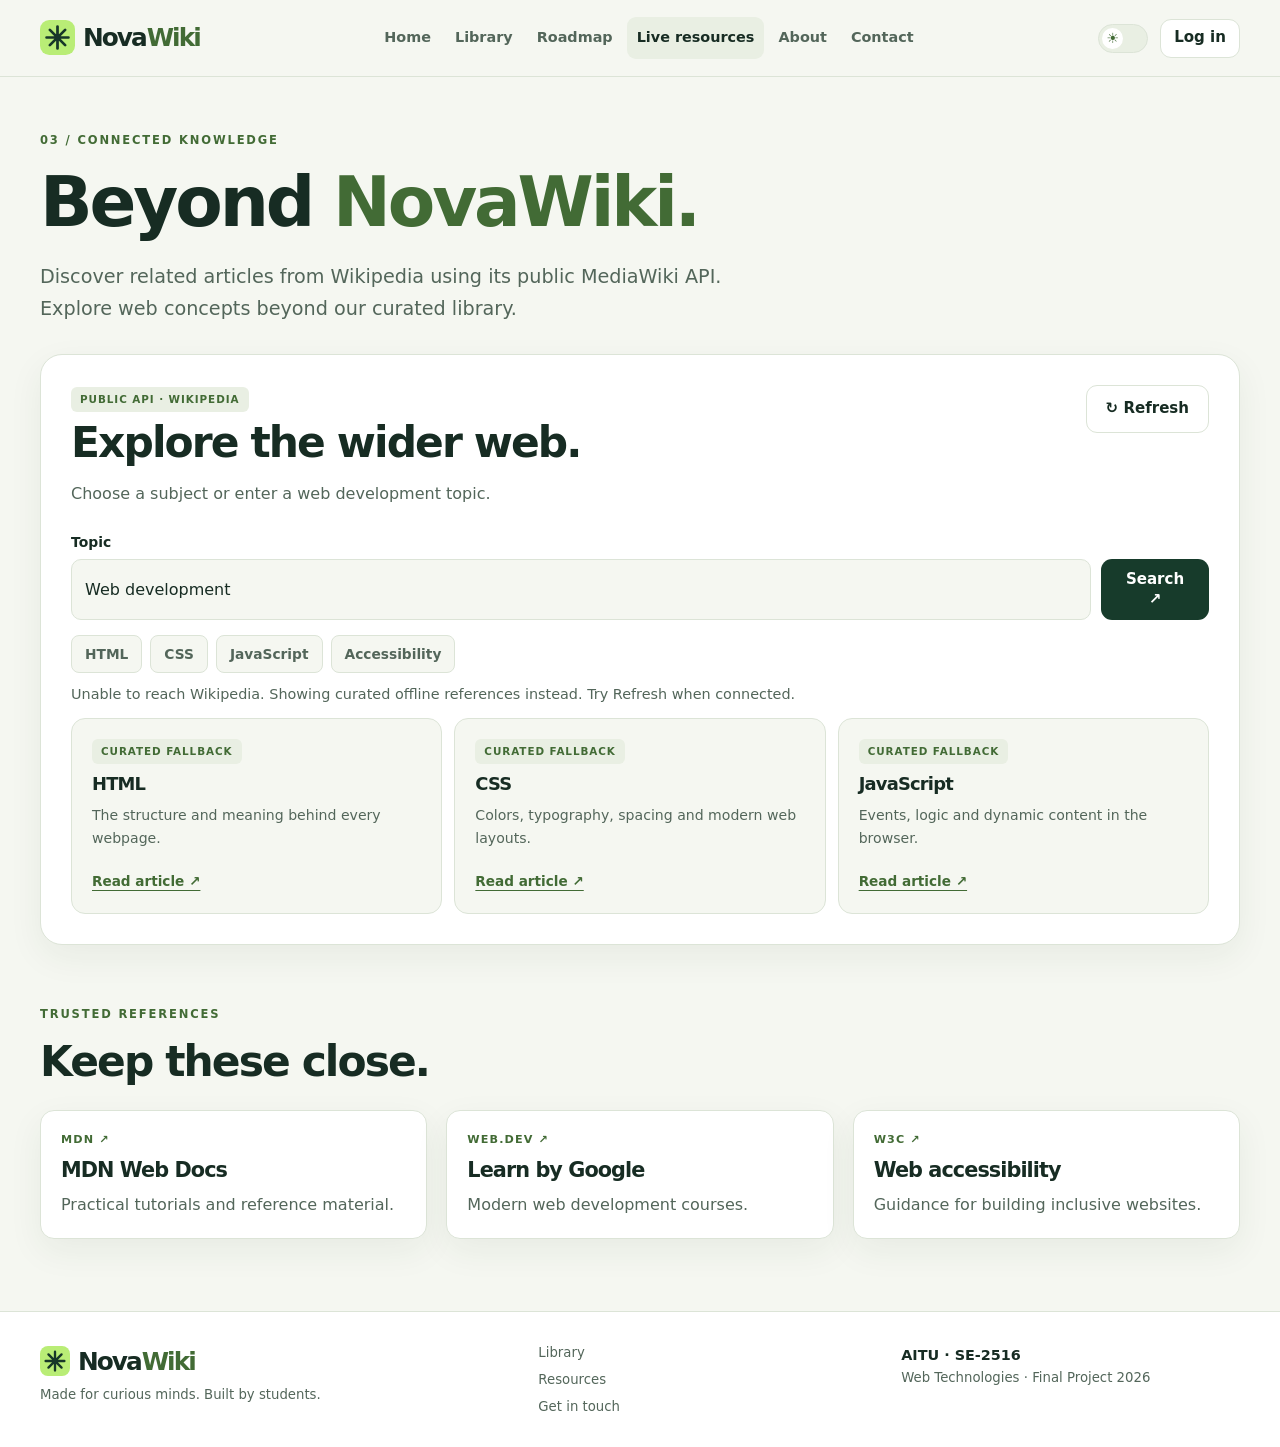
<file: resources.html>
<!doctype html>
<html lang="en"><head><meta charset="utf-8"><meta name="viewport" content="width=device-width, initial-scale=1"><meta name="description" content="NovaWiki — a student-built web development learning hub."><title>Live resources | NovaWiki</title><link rel="icon" href="images/logo.svg" type="image/svg+xml"><script src="js/theme.js"></script><link rel="stylesheet" href="css/style.css"><script defer src="js/jquery.min.js"></script><script defer src="js/script.js"></script></head>
<body data-page="resources"><div id="scrollProgress" aria-hidden="true"></div><a class="skip" href="#main">Skip to content</a><header class="site-header"><div class="shell header-inner"><a class="brand" href="index.html"><img src="images/logo.svg" alt="" width="35" height="35">Nova<span>Wiki</span></a><button id="menuToggle" class="icon-button menu-toggle" aria-expanded="false" aria-controls="navigation" type="button">☰ <span class="sr-only">Menu</span></button><nav id="navigation" aria-label="Main navigation"><a href="index.html">Home</a><a href="articles.html">Library</a><a href="roadmap.html">Roadmap</a><a href="resources.html" aria-current="page">Live resources</a><a href="about.html">About</a><a href="contact.html">Contact</a></nav><div class="header-actions"><button id="themeToggle" class="theme-toggle" type="button" role="switch" aria-checked="false" aria-label="Dark mode"><span class="theme-knob">☀</span></button><a id="accountLink" class="button small outline" href="login.html">Log in</a></div></div></header><main id="main" class="shell main-content"><section class="page-intro"><p class="eyebrow">03 / CONNECTED KNOWLEDGE</p><h1>Beyond <em>NovaWiki.</em></h1><p class="lead">Discover related articles from Wikipedia using its public MediaWiki API. Explore web concepts beyond our curated library.</p></section><section class="panel api-panel"><div class="api-top"><div><span class="tag">PUBLIC API · WIKIPEDIA</span><h2>Explore the wider web.</h2><p>Choose a subject or enter a web development topic.</p></div><button id="refreshApi" class="button outline" type="button">↻ Refresh</button></div><label for="apiQuery">Topic</label><div class="api-search"><input id="apiQuery" type="search" value="Web development" placeholder="Search a technology"><button id="apiSearch" type="button" class="button primary">Search ↗</button></div><div class="filter-row"><button class="filter api-topic" data-query="HTML" type="button">HTML</button><button class="filter api-topic" data-query="CSS" type="button">CSS</button><button class="filter api-topic" data-query="JavaScript" type="button">JavaScript</button><button class="filter api-topic" data-query="Web accessibility" type="button">Accessibility</button></div><p id="apiStatus" class="muted" role="status" aria-live="polite"></p><div id="apiResults" class="api-grid"></div></section><section class="section"><p class="eyebrow">TRUSTED REFERENCES</p><h2>Keep these close.</h2><div class="card-grid"><a class="reference-card" href="https://developer.mozilla.org/en-US/docs/Learn_web_development" target="_blank" rel="noopener"><span>MDN ↗</span><h3>MDN Web Docs</h3><p>Practical tutorials and reference material.</p></a><a class="reference-card" href="https://web.dev/learn/" target="_blank" rel="noopener"><span>WEB.DEV ↗</span><h3>Learn by Google</h3><p>Modern web development courses.</p></a><a class="reference-card" href="https://www.w3.org/WAI/" target="_blank" rel="noopener"><span>W3C ↗</span><h3>Web accessibility</h3><p>Guidance for building inclusive websites.</p></a></div></section></main><footer class="site-footer"><div class="shell footer-inner"><div><a class="brand" href="index.html"><img src="images/logo.svg" alt="" width="30" height="30">Nova<span>Wiki</span></a><p>Made for curious minds. Built by students.</p></div><div><a href="articles.html">Library</a><a href="resources.html">Resources</a><a href="contact.html">Get in touch</a></div><div><strong>AITU · SE-2516</strong><p>Web Technologies · Final Project 2026</p></div></div></footer><div id="toast" role="status" aria-live="polite"></div></body></html>
</file>
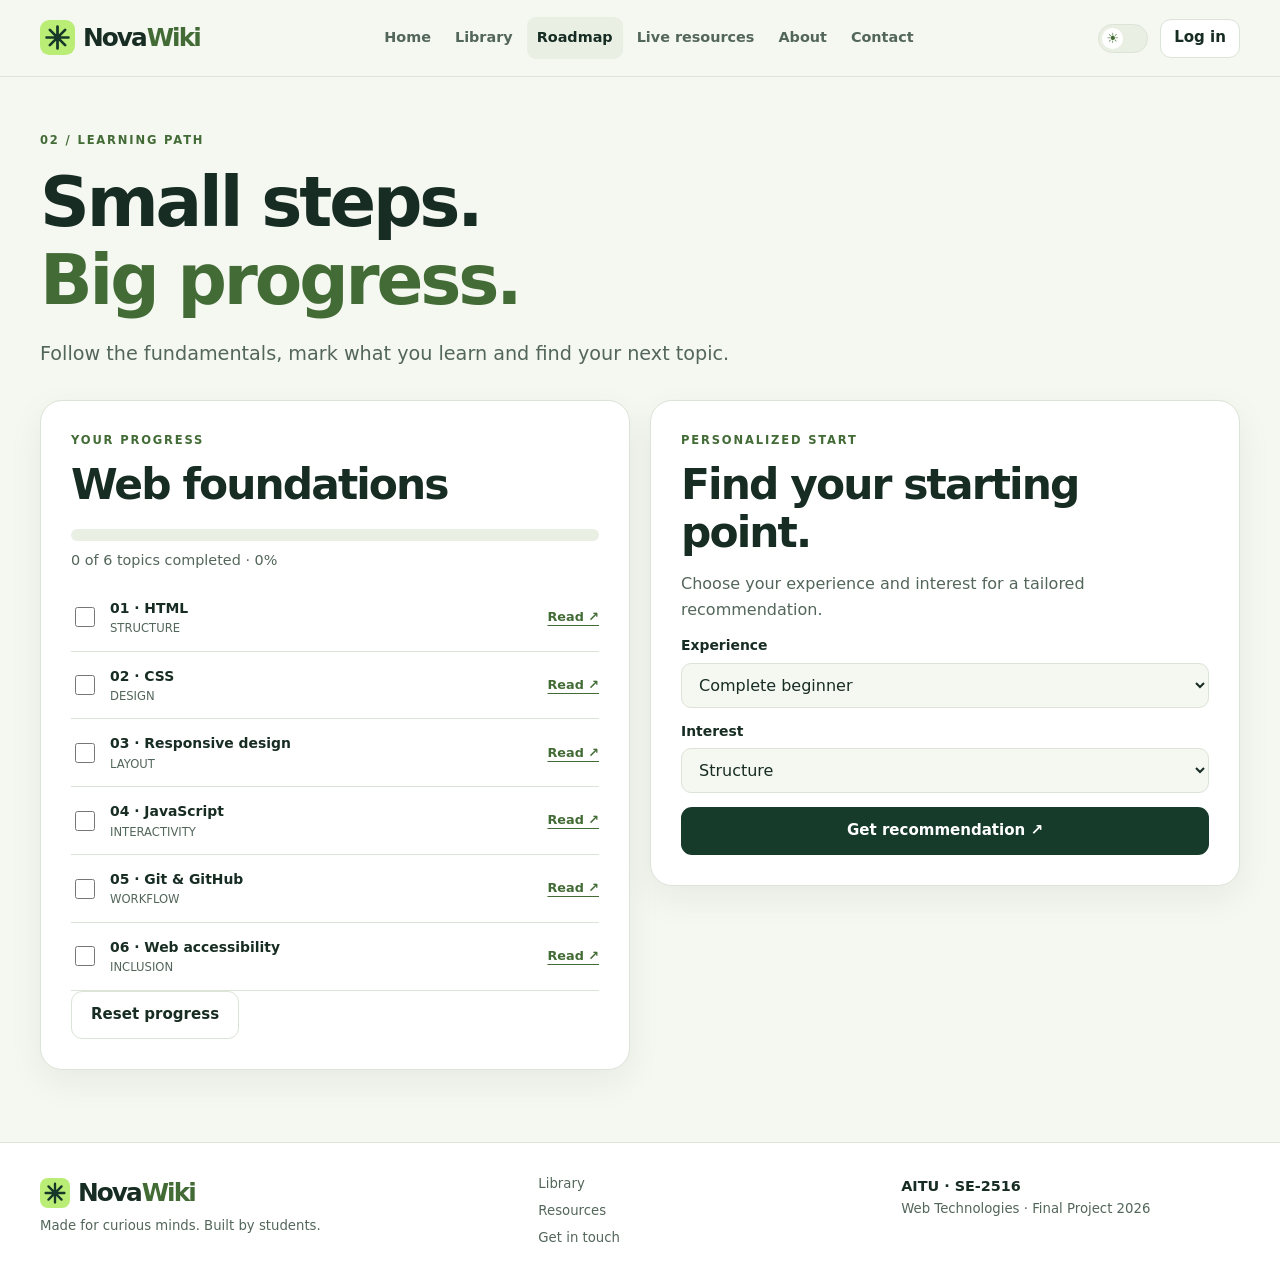
<file: roadmap.html>
<!doctype html>
<html lang="en"><head><meta charset="utf-8"><meta name="viewport" content="width=device-width, initial-scale=1"><meta name="description" content="NovaWiki — a student-built web development learning hub."><title>Roadmap | NovaWiki</title><link rel="icon" href="images/logo.svg" type="image/svg+xml"><script src="js/theme.js"></script><link rel="stylesheet" href="css/style.css"><script defer src="js/jquery.min.js"></script><script defer src="js/script.js"></script></head>
<body data-page="roadmap"><div id="scrollProgress" aria-hidden="true"></div><a class="skip" href="#main">Skip to content</a><header class="site-header"><div class="shell header-inner"><a class="brand" href="index.html"><img src="images/logo.svg" alt="" width="35" height="35">Nova<span>Wiki</span></a><button id="menuToggle" class="icon-button menu-toggle" aria-expanded="false" aria-controls="navigation" type="button">☰ <span class="sr-only">Menu</span></button><nav id="navigation" aria-label="Main navigation"><a href="index.html">Home</a><a href="articles.html">Library</a><a href="roadmap.html" aria-current="page">Roadmap</a><a href="resources.html">Live resources</a><a href="about.html">About</a><a href="contact.html">Contact</a></nav><div class="header-actions"><button id="themeToggle" class="theme-toggle" type="button" role="switch" aria-checked="false" aria-label="Dark mode"><span class="theme-knob">☀</span></button><a id="accountLink" class="button small outline" href="login.html">Log in</a></div></div></header><main id="main" class="shell main-content"><section class="page-intro"><p class="eyebrow">02 / LEARNING PATH</p><h1>Small steps.<br><em>Big progress.</em></h1><p class="lead">Follow the fundamentals, mark what you learn and find your next topic.</p></section><section class="two-col"><div class="panel"><p class="eyebrow">YOUR PROGRESS</p><h2>Web foundations</h2><div class="progress-track"><div id="learningProgress"></div></div><p id="progressLabel" role="status" class="muted"></p><div id="roadmapSteps"></div><button id="resetProgress" type="button" class="button outline">Reset progress</button></div><div class="panel"><p class="eyebrow">PERSONALIZED START</p><h2>Find your starting point.</h2><p>Choose your experience and interest for a tailored recommendation.</p><label for="experience">Experience</label><select id="experience"><option value="beginner">Complete beginner</option><option value="some">Some experience</option></select><label for="interest">Interest</label><select id="interest"><option value="html">Structure</option><option value="css">Design</option><option value="javascript">Interactivity</option><option value="tools">Developer tools</option></select><button class="button primary wide" type="button" id="recommend">Get recommendation ↗</button><div id="recommendation" class="recommendation" aria-live="polite"></div></div></section></main><footer class="site-footer"><div class="shell footer-inner"><div><a class="brand" href="index.html"><img src="images/logo.svg" alt="" width="30" height="30">Nova<span>Wiki</span></a><p>Made for curious minds. Built by students.</p></div><div><a href="articles.html">Library</a><a href="resources.html">Resources</a><a href="contact.html">Get in touch</a></div><div><strong>AITU · SE-2516</strong><p>Web Technologies · Final Project 2026</p></div></div></footer><div id="toast" role="status" aria-live="polite"></div></body></html>
</file>
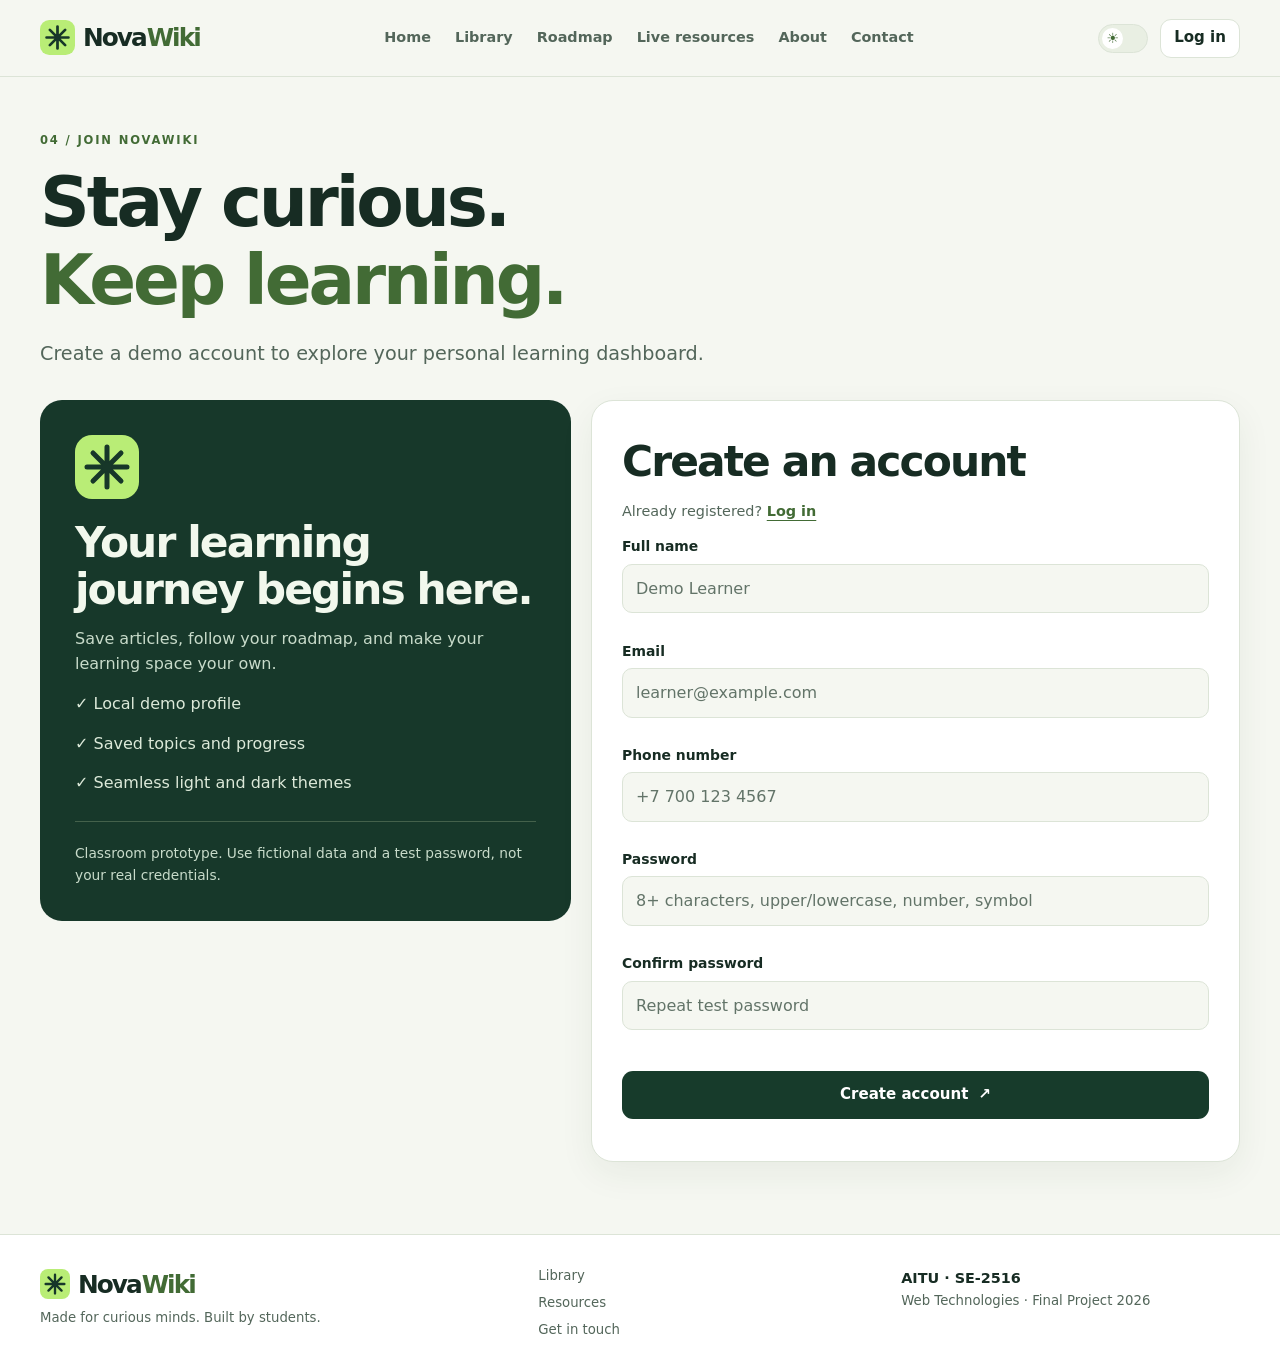
<file: signup.html>
<!doctype html>
<html lang="en"><head><meta charset="utf-8"><meta name="viewport" content="width=device-width, initial-scale=1"><meta name="description" content="NovaWiki — a student-built web development learning hub."><title>Sign up | NovaWiki</title><link rel="icon" href="images/logo.svg" type="image/svg+xml"><script src="js/theme.js"></script><link rel="stylesheet" href="css/style.css"><script defer src="js/jquery.min.js"></script><script defer src="js/script.js"></script></head>
<body data-page="signup"><div id="scrollProgress" aria-hidden="true"></div><a class="skip" href="#main">Skip to content</a><header class="site-header"><div class="shell header-inner"><a class="brand" href="index.html"><img src="images/logo.svg" alt="" width="35" height="35">Nova<span>Wiki</span></a><button id="menuToggle" class="icon-button menu-toggle" aria-expanded="false" aria-controls="navigation" type="button">☰ <span class="sr-only">Menu</span></button><nav id="navigation" aria-label="Main navigation"><a href="index.html">Home</a><a href="articles.html">Library</a><a href="roadmap.html">Roadmap</a><a href="resources.html">Live resources</a><a href="about.html">About</a><a href="contact.html">Contact</a></nav><div class="header-actions"><button id="themeToggle" class="theme-toggle" type="button" role="switch" aria-checked="false" aria-label="Dark mode"><span class="theme-knob">☀</span></button><a id="accountLink" class="button small outline" href="login.html">Log in</a></div></div></header><main id="main" class="shell main-content"><section class="page-intro"><p class="eyebrow">04 / JOIN NOVAWIKI</p><h1>Stay curious.<br><em>Keep learning.</em></h1><p class="lead">Create a demo account to explore your personal learning dashboard.</p></section><section class="auth-layout"><div class="auth-aside"><img src="images/logo.svg" alt="" width="64" height="64"><h2>Your learning journey begins here.</h2><p>Save articles, follow your roadmap, and make your learning space your own.</p><div class="aside-item">✓ Local demo profile</div><div class="aside-item">✓ Saved topics and progress</div><div class="aside-item">✓ Seamless light and dark themes</div><p class="demo-note">Classroom prototype. Use fictional data and a test password, not your real credentials.</p></div><div class="panel auth-panel"><h2>Create an account</h2><p class="muted">Already registered? <a href="login.html" class="text-link">Log in</a></p><form id="signupForm" novalidate><div class="field"><label for="name">Full name</label><input id="name" name="name" type="text" autocomplete="name" placeholder="Demo Learner" aria-describedby="nameError"><small class="error" id="nameError" aria-live="polite"></small></div><div class="field"><label for="email">Email</label><input id="email" name="email" type="text" autocomplete="email" placeholder="learner@example.com" aria-describedby="emailError"><small class="error" id="emailError" aria-live="polite"></small></div><div class="field"><label for="phone">Phone number</label><input id="phone" name="phone" type="tel" autocomplete="tel" placeholder="+7 700 123 4567" aria-describedby="phoneError"><small class="error" id="phoneError" aria-live="polite"></small></div><div class="field"><label for="password">Password</label><input id="password" name="password" type="password" autocomplete="new-password" placeholder="8+ characters, upper/lowercase, number, symbol" aria-describedby="passwordError"><small class="error" id="passwordError" aria-live="polite"></small></div><div class="field"><label for="confirm">Confirm password</label><input id="confirm" name="confirm" type="password" autocomplete="new-password" placeholder="Repeat test password" aria-describedby="confirmError"><small class="error" id="confirmError" aria-live="polite"></small></div><button class="button primary wide" type="submit">Create account <span aria-hidden="true">↗</span></button><p class="form-status" role="status"></p></form></div></section></main><footer class="site-footer"><div class="shell footer-inner"><div><a class="brand" href="index.html"><img src="images/logo.svg" alt="" width="30" height="30">Nova<span>Wiki</span></a><p>Made for curious minds. Built by students.</p></div><div><a href="articles.html">Library</a><a href="resources.html">Resources</a><a href="contact.html">Get in touch</a></div><div><strong>AITU · SE-2516</strong><p>Web Technologies · Final Project 2026</p></div></div></footer><div id="toast" role="status" aria-live="polite"></div></body></html>
</file>
<file: css/style.css>
:root {
  color-scheme: light;
  --bg: #f5f7f1;
  --surface: #fff;
  --soft: #e9efe3;
  --text: #172c23;
  --muted: #53665a;
  --line: #dce4d7;
  --accent: #426b35;
  --primary: #173b2b;
  --on-primary: #fff;
  --lime: #b9ed76;
  --error: #a72c34;
  --shadow: 0 12px 35px #233a2410;
  --radius: 22px;
}
:root[data-theme=dark] {
  color-scheme: dark;
  --bg: #111c17;
  --surface: #1a2921;
  --soft: #24382b;
  --text: #eaf3e7;
  --muted: #b3c4b6;
  --line: #34493a;
  --accent: #b9ed76;
  --primary: #b9ed76;
  --on-primary: #142c1e;
  --lime: #b9ed76;
  --error: #ff9ca2;
  --shadow: 0 12px 35px #0003;
}
* {
  box-sizing: border-box;
}
html {
  scroll-behavior: smooth;
}
body {
  margin: 0;
  background: var(--bg);
  color: var(--text);
  font-family: Inter,ui-sans-serif,system-ui,-apple-system,BlinkMacSystemFont,"Segoe UI",sans-serif;
  font-size: 16px;
  line-height: 1.6;
}
button,input,textarea,select {
  font: inherit;
}
button,a,input,textarea,select {
  -webkit-tap-highlight-color: transparent;
}
button {
  cursor: pointer;
}
a {
  color: inherit;
  text-decoration: none;
}
img {
  display: block;
  max-width: 100%;
  height: auto;
}
h1,h2,h3,p {
  margin: 0;
}
h1,h2,h3 {
  line-height: 1.12;
  letter-spacing: -.045em;
}
h1 {
  font-size: clamp(2.8rem,6.6vw,5.5rem);
  font-weight: 760;
}
h2 {
  font-size: clamp(1.6rem,3.5vw,2.65rem);
  font-weight: 720;
}
h3 {
  font-size: 1.3rem;
}
p {
  color: var(--muted);
}
em {
  font-style: normal;
  color: var(--accent);
}
[hidden] {
  display: none!important;
}
:focus-visible {
  outline: 3px solid var(--accent);
  outline-offset: 4px;
}
.shell {
  width: min(1240px,calc(100% - 80px));
  margin: auto;
}
.main-content {
  min-height: 72vh;
  padding-bottom: 72px;
}
.site-header {
  position: sticky;
  top: 0;
  z-index: 20;
  border-bottom: 1px solid var(--line);
  background: var(--bg);
}
.header-inner {
  min-height: 76px;
  display: flex;
  align-items: center;
  gap: 26px;
  justify-content: space-between;
}
.brand {
  display: inline-flex;
  gap: 8px;
  align-items: center;
  font-size: 1.55rem;
  font-weight: 800;
  letter-spacing: -.08em;
  white-space: nowrap;
}
.brand span {
  color: var(--accent);
  margin-left: -7px;
}
.site-header nav {
  display: flex;
  gap: 4px;
  align-items: center;
}
.site-header nav a {
  padding: 9px 10px;
  font-size: .9rem;
  color: var(--muted);
  font-weight: 600;
  border-radius: 9px;
  white-space: nowrap;
}
.site-header nav a:hover,.site-header nav a[aria-current=page] {
  background: var(--soft);
  color: var(--text);
}
.header-actions {
  display: flex;
  align-items: center;
  gap: 12px;
}
.theme-toggle {
  width: 50px;
  height: 29px;
  border: 1px solid var(--line);
  background: var(--soft);
  border-radius: 30px;
  padding: 3px;
  display: flex;
  align-items: center;
}
.theme-knob {
  border-radius: 50%;
  width: 21px;
  height: 21px;
  background: var(--surface);
  display: grid;
  place-items: center;
  color: var(--accent);
  font-size: 14px;
  line-height: 1;
  transition: transform .22s;
}
.theme-toggle[aria-checked=true] .theme-knob {
  transform: translateX(20px);
}
.menu-toggle {
  display: none;
}
.icon-button,.plain {
  background: transparent;
  color: var(--text);
  border: 0;
  font-weight: 650;
}
.button {
  display: inline-flex;
  gap: 10px;
  align-items: center;
  justify-content: center;
  min-height: 48px;
  padding: 10px 19px;
  border: 1px solid transparent;
  border-radius: 11px;
  font-weight: 680;
  font-size: .94rem;
  line-height: 1.3;
  transition: background .2s,transform .2s,box-shadow .2s;
  text-align: center;
}
.button:hover {
  transform: translateY(-2px);
  box-shadow: var(--shadow);
}
.button:active {
  transform: translateY(0);
}
.primary {
  background: var(--primary);
  color: var(--on-primary);
}
.outline {
  background: var(--surface);
  border-color: var(--line);
  color: var(--text);
}
.outline:hover {
  border-color: var(--accent);
}
.small {
  min-height: 39px;
  padding: 8px 13px;
  white-space: nowrap;
}
.wide {
  width: 100%;
  margin-top: 14px;
}
.button:disabled {
  opacity: .6;
  cursor: wait;
  transform: none;
}
.button-row {
  display: flex;
  gap: 12px;
  flex-wrap: wrap;
  margin-top: 26px;
}
.eyebrow {
  font-size: .72rem;
  letter-spacing: .16em;
  font-weight: 800;
  color: var(--accent);
  margin-bottom: 15px;
}
.dot {
  display: inline-block;
  width: 8px;
  height: 8px;
  border-radius: 50%;
  background: var(--accent);
  margin-right: 7px;
}
.lead {
  font-size: clamp(1.04rem,2vw,1.2rem);
  max-width: 690px;
  margin-top: 19px;
  line-height: 1.65;
}
.hero {
  display: grid;
  grid-template-columns: 1.04fr 1fr;
  gap: 50px;
  align-items: center;
  padding: 70px 0 56px;
}
.hero h1 {
  max-width: 630px;
}
.hero-note {
  display: flex;
  align-items: center;
  gap: 8px;
  color: var(--muted);
  font-size: .86rem;
  margin-top: 30px;
}
.mini-mark {
  color: var(--accent);
  font-size: 1.2rem;
}
.hero-visual {
  border-radius: 24px;
  background: #17382a;
  color: #e7f4dc;
  box-shadow: 0 24px 65px #15342426;
  overflow: hidden;
  min-width: 0;
  transform: rotate(-1deg);
  border: 1px solid #42634b;
}
.visual-top,.visual-bottom {
  display: flex;
  justify-content: space-between;
  gap: 10px;
  align-items: center;
  font-size: .67rem;
  letter-spacing: .04em;
  color: #c1d6bf;
}
.visual-top {
  padding: 15px 19px;
  border-bottom: 1px solid #45634d;
}
.visual-top i {
  width: 8px;
  height: 8px;
  display: inline-block;
  border-radius: 50%;
  background: #91b18e;
  margin-right: 4px;
}
.visual-top i:first-child {
  background: #b9ed76;
}
.visual-body {
  padding: 22px;
}
.visual-label {
  font-size: .65rem;
  letter-spacing: .16em;
  color: #b9ed76;
  margin-bottom: 12px;
}
.code-window {
  background: #11291e;
  border: 1px solid #3a5944;
  border-radius: 14px;
  padding: 17px 12px;
  font: clamp(.7rem,1.3vw,.9rem)/1.9 monospace;
  overflow: auto;
}
.code-line {
  display: block;
  white-space: nowrap;
  color: #c0d2bb;
}
.code-line b {
  color: #b9ed76;
}
.visual-grid {
  display: grid;
  grid-template-columns: repeat(3,minmax(0,1fr));
  gap: 10px;
  margin: 15px 0 18px;
}
.visual-grid>div {
  display: flex;
  flex-direction: column;
  align-items: flex-start;
  background: #284936;
  border: 1px solid #45634d;
  border-radius: 12px;
  padding: 12px;
  min-width: 0;
}
.visual-grid strong {
  font-size: 1.5rem;
  color: #b9ed76;
  letter-spacing: -.08em;
}
.visual-grid span {
  font-weight: 700;
  font-size: .85rem;
}
.visual-grid small {
  color: #bad0b9;
  font-size: .65rem;
}
.stats {
  display: grid;
  grid-template-columns: repeat(4,1fr);
  border: 1px solid var(--line);
  background: var(--surface);
  border-radius: var(--radius);
  padding: 23px 0;
  box-shadow: var(--shadow);
}
.stats>div {
  display: flex;
  flex-direction: column;
  padding: 0 24px;
  border-right: 1px solid var(--line);
}
.stats>div:last-child {
  border: 0;
}
.stats strong {
  font-size: 2rem;
  letter-spacing: -.05em;
  line-height: 1.2;
  color: var(--text);
}
.stats span {
  color: var(--muted);
  font-size: .88rem;
}
.section {
  margin-top: 60px;
}
.section-heading {
  display: flex;
  justify-content: space-between;
  align-items: end;
  gap: 18px;
  margin-bottom: 24px;
}
.section>h2 {
  margin-bottom: 24px;
}
.card-grid {
  display: grid;
  grid-template-columns: repeat(3,minmax(0,1fr));
  gap: 19px;
}
.topic-card,.reference-card,.team-card,.panel {
  border: 1px solid var(--line);
  border-radius: var(--radius);
  background: var(--surface);
  box-shadow: var(--shadow);
  min-width: 0;
}
.topic-card {
  overflow: hidden;
  transition: transform .2s,border .2s;
  display: flex;
  flex-direction: column;
}
.topic-card:hover {
  transform: translateY(-3px);
  border-color: var(--accent);
}
.topic-card img {
  width: calc(100% - 24px);
  margin: 12px;
  border-radius: 14px;
  aspect-ratio: 2.15;
  object-fit: cover;
}
.topic-content {
  padding: 5px 20px 22px;
  display: flex;
  flex-direction: column;
  flex: 1;
  gap: 10px;
}
.tag {
  display: inline-block;
  align-self: flex-start;
  font-size: .65rem;
  font-weight: 800;
  letter-spacing: .09em;
  color: var(--accent);
  background: var(--soft);
  padding: 4px 9px;
  border-radius: 6px;
}
.topic-content p {
  font-size: .94rem;
}
.text-link {
  font-weight: 700;
  color: var(--accent);
  text-decoration: underline;
  text-underline-offset: 4px;
}
.topic-content .text-link {
  margin-top: auto;
}
.cta {
  margin-top: 45px;
  border: 1px solid var(--line);
  background: var(--soft);
  border-radius: var(--radius);
  padding: 30px;
  display: flex;
  justify-content: space-between;
  align-items: center;
  gap: 20px;
}
.cta h2 {
  margin-bottom: 8px;
}
.page-intro {
  padding: 54px 0 30px;
}
.page-intro h1 {
  font-size: clamp(2.7rem,5.4vw,4.8rem);
  max-width: 950px;
}
.library-panel {
  padding: 24px;
  border: 1px solid var(--line);
  background: var(--surface);
  border-radius: var(--radius);
  margin-bottom: 24px;
}
label {
  display: block;
  font-size: .87rem;
  font-weight: 700;
  margin-bottom: 6px;
}
input,textarea,select {
  width: 100%;
  min-width: 0;
  border: 1px solid var(--line);
  border-radius: 10px;
  padding: 11px 13px;
  color: var(--text);
  background: var(--bg);
  outline-offset: 2px;
}
input::placeholder,textarea::placeholder {
  color: var(--muted);
  opacity: .9;
}
textarea {
  resize: vertical;
}
.search-wrap {
  position: relative;
  display: flex;
  align-items: center;
  gap: 10px;
}
.search-wrap>span {
  font-size: 1.7rem;
  color: var(--accent);
}
.search-wrap .plain {
  padding: 7px;
}
.suggestions {
  position: absolute;
  top: 100%;
  left: 30px;
  right: 45px;
  z-index: 5;
  background: var(--surface);
  border: 1px solid var(--line);
  border-radius: 10px;
  box-shadow: var(--shadow);
  padding: 6px;
}
.suggestions button {
  display: block;
  width: 100%;
  padding: 8px;
  text-align: left;
  border: 0;
  background: transparent;
  color: var(--text);
  border-radius: 5px;
}
.suggestions button:hover {
  background: var(--soft);
}
.filter-row {
  display: flex;
  flex-wrap: wrap;
  gap: 8px;
  margin: 15px 0 10px;
}
.filter {
  border: 1px solid var(--line);
  background: var(--bg);
  color: var(--muted);
  border-radius: 8px;
  padding: 7px 13px;
  font-weight: 650;
  font-size: .86rem;
  transition: background .2s,color .2s;
}
.filter.active,.filter:hover {
  background: var(--primary);
  color: var(--on-primary);
  border-color: var(--primary);
}
.muted {
  color: var(--muted);
  font-size: .9rem;
}
.card-actions {
  display: flex;
  gap: 8px;
  flex-wrap: wrap;
  align-items: center;
  margin-top: auto;
}
.card-actions button {
  font-size: .82rem;
  padding: 8px 10px;
  min-height: 35px;
}
.card-actions .text-link {
  font-size: .82rem;
  margin: 0;
}
.saved {
  background: var(--soft);
  color: var(--accent);
}
.article-detail {
  border-top: 1px solid var(--line);
  padding-top: 10px;
}
.empty {
  grid-column: 1/-1;
  padding: 30px;
  color: var(--muted);
  background: var(--surface);
  border: 1px dashed var(--line);
  border-radius: var(--radius);
}
mark {
  background: #d9ef9c;
  color: #25402b;
  border-radius: 3px;
}
.snippet-panel {
  display: grid;
  grid-template-columns: 1fr 1fr;
  gap: 20px;
  align-items: center;
}
.snippet {
  background: var(--surface);
  border: 1px solid var(--line);
  padding: 20px;
  border-radius: 14px;
  display: flex;
  gap: 12px;
  align-items: center;
  justify-content: space-between;
  min-width: 0;
}
.snippet code {
  overflow-wrap: anywhere;
  color: var(--accent);
}
.two-col {
  display: grid;
  grid-template-columns: 1fr 1fr;
  gap: 20px;
  align-items: start;
}
.panel {
  padding: 30px;
}
.panel h2 {
  margin: 7px 0 15px;
}
.panel p {
  margin-bottom: 12px;
}
.panel label:not(:first-child) {
  margin-top: 12px;
}
.progress-track {
  height: 12px;
  background: var(--soft);
  border-radius: 20px;
  overflow: hidden;
  margin: 20px 0 8px;
}
.progress-track>div {
  height: 100%;
  width: 0;
  background: var(--accent);
  transition: width .4s;
  border-radius: 20px;
}
.step {
  display: flex;
  gap: 12px;
  align-items: center;
  border-bottom: 1px solid var(--line);
  padding: 13px 0;
}
.step input {
  width: 20px;
  height: 20px;
  accent-color: var(--accent);
  flex-shrink: 0;
}
.step label {
  margin: 0!important;
  flex: 1;
}
.step small {
  display: block;
  color: var(--muted);
  font-weight: 400;
}
.step a {
  font-size: .8rem;
}
.recommendation:not(:empty) {
  margin-top: 18px;
  background: var(--soft);
  padding: 17px;
  border-radius: 12px;
}
.api-top {
  display: flex;
  justify-content: space-between;
  align-items: flex-start;
  gap: 12px;
}
.api-search {
  display: flex;
  gap: 10px;
}
.api-grid {
  display: grid;
  grid-template-columns: repeat(3,minmax(0,1fr));
  gap: 12px;
}
.api-result,.reference-card,.team-card {
  padding: 20px;
  border: 1px solid var(--line);
  background: var(--bg);
  border-radius: 14px;
  display: flex;
  flex-direction: column;
  gap: 10px;
  min-width: 0;
  overflow-wrap: anywhere;
}
.api-result h3 {
  font-size: 1.12rem;
}
.api-result p {
  font-size: .88rem;
  flex: 1;
}
.api-result .text-link {
  font-size: .85rem;
}
.reference-card,.team-card {
  background: var(--surface);
  transition: transform .2s;
}
.reference-card:hover {
  transform: translateY(-3px);
}
.reference-card span {
  font-size: .7rem;
  font-weight: 800;
  letter-spacing: .1em;
  color: var(--accent);
}
.auth-layout {
  display: grid;
  grid-template-columns: .9fr 1.1fr;
  gap: 20px;
  align-items: start;
}
.auth-aside {
  padding: 35px;
  background: #17382a;
  color: #f2f8ed;
  border-radius: var(--radius);
}
.auth-aside h2 {
  margin: 20px 0 12px;
}
.auth-aside p {
  color: #c8dbca;
}
.aside-item {
  margin-top: 14px;
  color: #dce9d9;
}
.demo-note {
  padding-top: 20px;
  border-top: 1px solid #44614b;
  margin-top: 25px;
  font-size: .86rem;
}
.field {
  margin-bottom: 8px;
}
.error {
  display: block;
  color: var(--error);
  font-size: .8rem;
  min-height: 1.2em;
  margin-top: 3px;
}
.field input[aria-invalid=true],.field textarea[aria-invalid=true] {
  border-color: var(--error);
}
.form-status {
  font-size: .9rem;
  margin-top: 12px!important;
  margin-bottom: 0!important;
}
.form-status.bad {
  color: var(--error);
}
.form-status.good {
  color: var(--accent);
}
.profile-top {
  display: flex;
  gap: 22px;
  align-items: center;
  overflow-wrap: anywhere;
}
.profile-top>div:nth-child(2) {
  flex: 1;
  min-width: 0;
}
.profile-top h2 {
  margin: 0 0 5px;
}
.profile-top p {
  margin: 0;
}
.avatar {
  width: 64px;
  height: 64px;
  flex: 0 0 64px;
  border-radius: 18px;
  background: var(--soft);
  color: var(--accent);
  font-size: 1.6rem;
  display: grid;
  place-items: center;
  font-weight: 800;
}
.profile-stats {
  margin-top: 18px;
  grid-template-columns: repeat(3,1fr);
}
.faq-list {
  display: grid;
  gap: 10px;
}
.faq-list details {
  background: var(--surface);
  border: 1px solid var(--line);
  border-radius: 12px;
  padding: 16px 20px;
}
.faq-list summary {
  font-weight: 700;
  cursor: pointer;
}
.faq-list p {
  margin-top: 13px;
}
.contact-point {
  display: flex;
  gap: 15px;
  margin-top: 20px;
}
.contact-point>span {
  width: 38px;
  height: 38px;
  background: var(--soft);
  border-radius: 10px;
  display: grid;
  place-items: center;
  color: var(--accent);
  flex-shrink: 0;
}
.contact-info .text-link {
  display: inline-block;
  margin-top: 15px;
}
.site-footer {
  border-top: 1px solid var(--line);
  background: var(--surface);
  padding: 30px 0;
}
.footer-inner {
  display: grid;
  grid-template-columns: 1.4fr 1fr 1fr;
  gap: 24px;
  align-items: start;
}
.footer-inner p,.footer-inner a:not(.brand) {
  font-size: .83rem;
  color: var(--muted);
}
.footer-inner>div:nth-child(2) {
  display: flex;
  flex-direction: column;
  gap: 6px;
}
.footer-inner strong {
  font-size: .9rem;
}
#toast {
  position: fixed;
  bottom: 20px;
  right: 20px;
  background: var(--primary);
  color: var(--on-primary);
  border-radius: 12px;
  padding: 12px 18px;
  z-index: 50;
  opacity: 0;
  transform: translateY(15px);
  pointer-events: none;
  transition: opacity .2s,transform .2s;
  max-width: calc(100% - 40px);
}
#toast.show {
  opacity: 1;
  transform: translateY(0);
}
#scrollProgress {
  height: 3px;
  background: var(--accent);
  position: fixed;
  top: 0;
  left: 0;
  z-index: 60;
  width: 0;
}
.skip {
  position: absolute;
  left: -9999px;
}
.skip:focus {
  left: 10px;
  top: 10px;
  z-index: 100;
  background: var(--surface);
  padding: 10px;
}
.sr-only {
  position: absolute;
  width: 1px;
  height: 1px;
  overflow: hidden;
  clip-path: inset(50%);
}
.spinner {
  display: inline-block;
  width: 16px;
  height: 16px;
  border: 2px solid currentColor;
  border-right-color: transparent;
  border-radius: 50%;
  animation: spin .8s linear infinite;
  vertical-align: -3px;
}
@keyframes spin {
  to {
    transform: rotate(360deg);
  }
}
@media(max-width:1050px) {
  .shell {
    width: calc(100% - 48px);
  }
  .header-inner {
    gap: 12px;
  }
  .site-header nav a {
    padding: 8px 7px;
    font-size: .82rem;
  }
  .hero {
    gap: 25px;
  }
  .hero-visual {
    transform: none;
  }
  .card-grid {
    gap: 13px;
  }
}
@media(max-width:850px) {
  .header-inner {
    flex-wrap: wrap;
    min-height: 68px;
    gap: 10px;
    padding: 11px 0;
  }
  .menu-toggle {
    display: inline-block;
    font-size: 1.4rem;
    order: 3;
  }
  .site-header nav {
    display: none;
    order: 4;
    width: 100%;
    flex-wrap: wrap;
    gap: 5px;
    padding-bottom: 6px;
  }
  .site-header nav.open {
    display: flex;
  }
  .header-actions {
    margin-left: auto;
  }
  .site-header nav a {
    font-size: .92rem;
    padding: 10px;
  }
  .hero {
    grid-template-columns: 1fr;
    padding: 42px 0 30px;
  }
  .hero-visual {
    max-width: 650px;
    width: 100%;
  }
  .card-grid,.api-grid {
    grid-template-columns: repeat(2,minmax(0,1fr));
  }
  .two-col,.auth-layout,.snippet-panel {
    grid-template-columns: 1fr;
  }
  .footer-inner {
    grid-template-columns: 1fr 1fr;
  }
  .stats>div {
    padding: 0 15px;
  }
  .section {
    margin-top: 40px;
  }
}
@media(max-width:520px) {
  .shell {
    width: calc(100% - 32px);
  }
  .brand {
    font-size: 1.3rem;
  }
  .brand img {
    width: 30px;
    height: 30px;
  }
  .header-actions {
    gap: 7px;
  }
  .small {
    padding: 7px 9px;
    font-size: .8rem;
  }
  .theme-toggle {
    width: 46px;
  }
  .theme-toggle[aria-checked=true] .theme-knob {
    transform: translateX(16px);
  }
  .hero {
    padding-top: 34px;
  }
  .hero h1 {
    font-size: 3.1rem;
  }
  .visual-body {
    padding: 14px;
  }
  .visual-grid>div {
    padding: 8px;
  }
  .visual-grid span {
    font-size: .75rem;
  }
  .visual-top {
    padding: 12px;
    font-size: .58rem;
  }
  .visual-bottom {
    font-size: .58rem;
  }
  .stats {
    grid-template-columns: 1fr 1fr;
    padding: 0;
  }
  .stats>div {
    padding: 16px;
    border: 0;
  }
  .stats>div:nth-child(odd) {
    border-right: 1px solid var(--line);
  }
  .stats>div:nth-child(-n+2) {
    border-bottom: 1px solid var(--line);
  }
  .stats strong {
    font-size: 1.65rem;
  }
  .card-grid,.api-grid {
    grid-template-columns: 1fr;
  }
  .section-heading,.cta,.api-top {
    align-items: flex-start;
    flex-direction: column;
  }
  .cta,.panel,.auth-aside,.library-panel {
    padding: 19px;
  }
  .page-intro {
    padding: 34px 0 24px;
  }
  .page-intro h1 {
    font-size: 2.9rem;
  }
  .api-search {
    flex-wrap: wrap;
  }
  .api-search .button {
    width: 100%;
  }
  .footer-inner {
    grid-template-columns: 1fr;
    gap: 16px;
  }
  .profile-top {
    flex-wrap: wrap;
  }
  .profile-top .button {
    width: 100%;
  }
  .profile-stats {
    grid-template-columns: 1fr;
  }
  .profile-stats>div {
    border: 0!important;
    border-bottom: 1px solid var(--line)!important;
  }
  .main-content {
    padding-bottom: 45px;
  }
  .snippet {
    flex-wrap: wrap;
  }
  .button-row .button {
    flex: 1 1 auto;
  }
}
@media(prefers-reduced-motion:reduce) {
  *,*::before,*::after {
    scroll-behavior: auto!important;
    transition: none!important;
    animation-duration: .01ms!important;
  }
}
</file>
